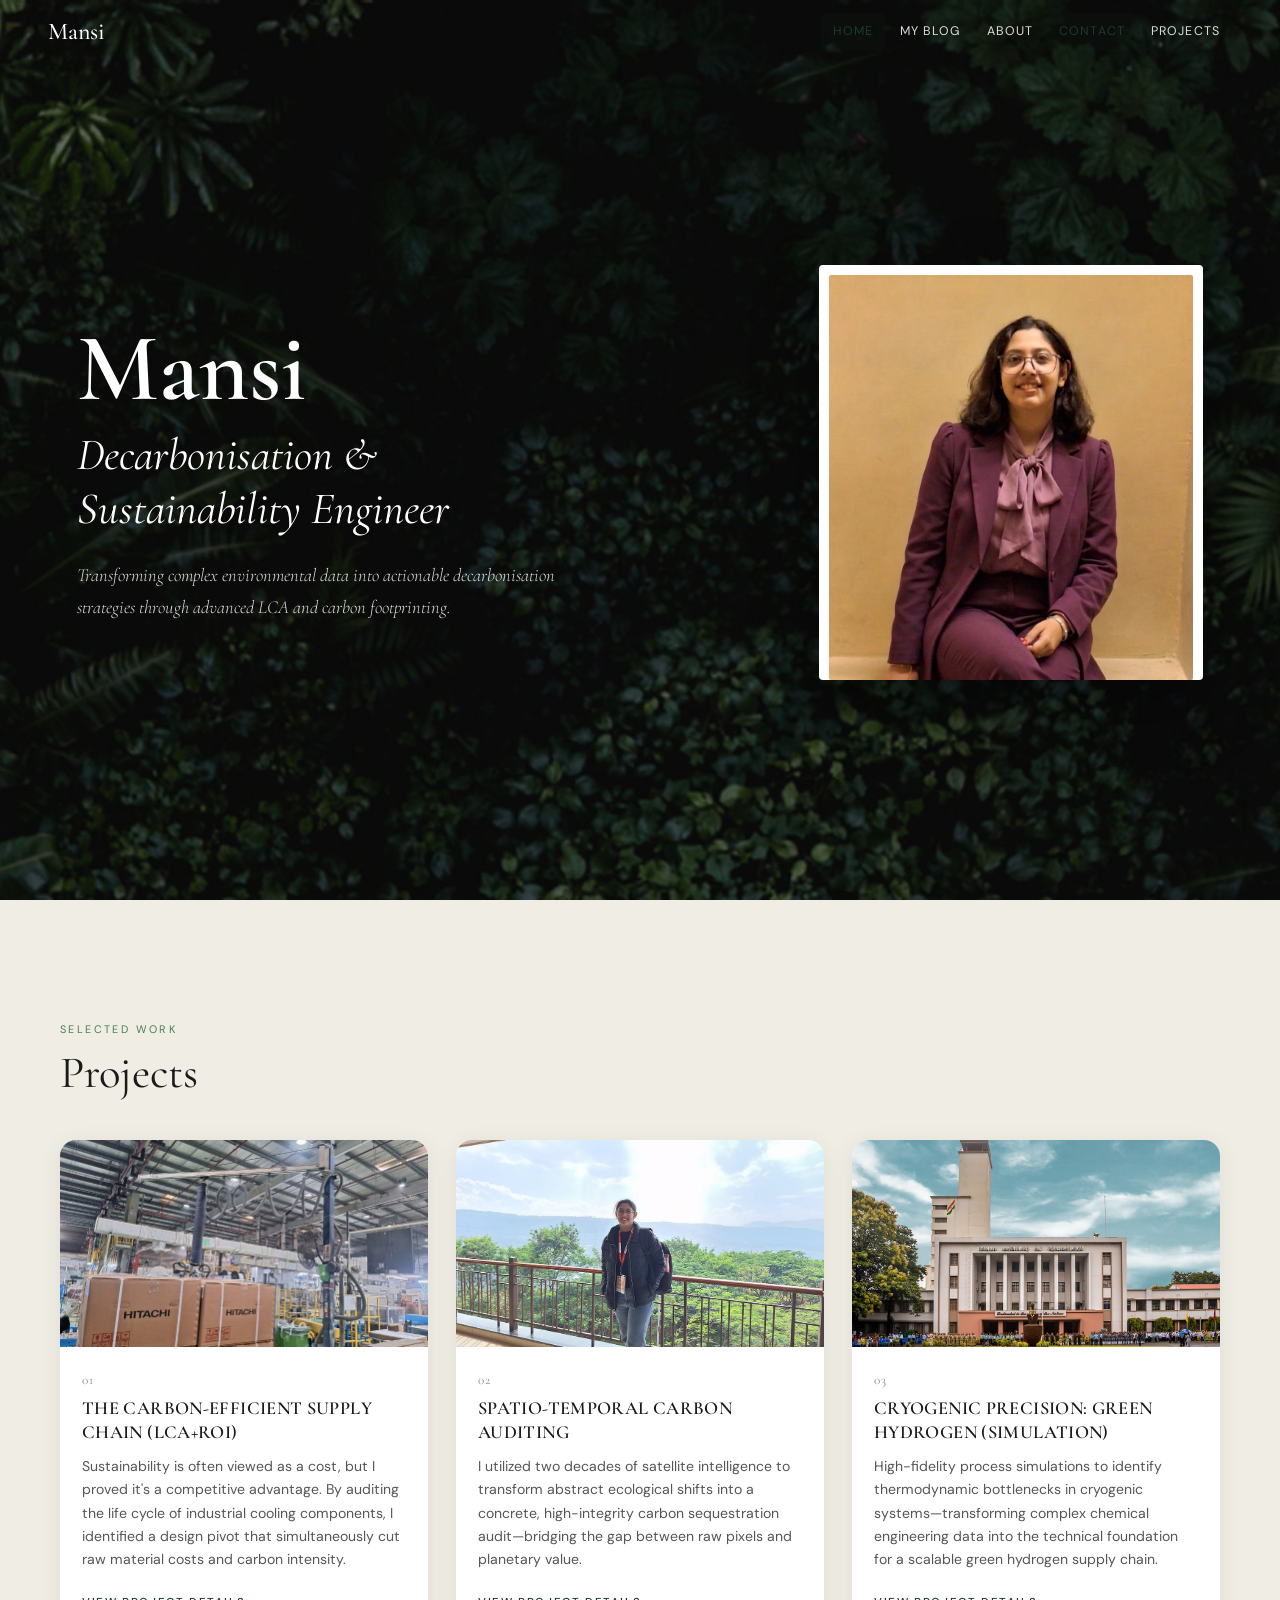
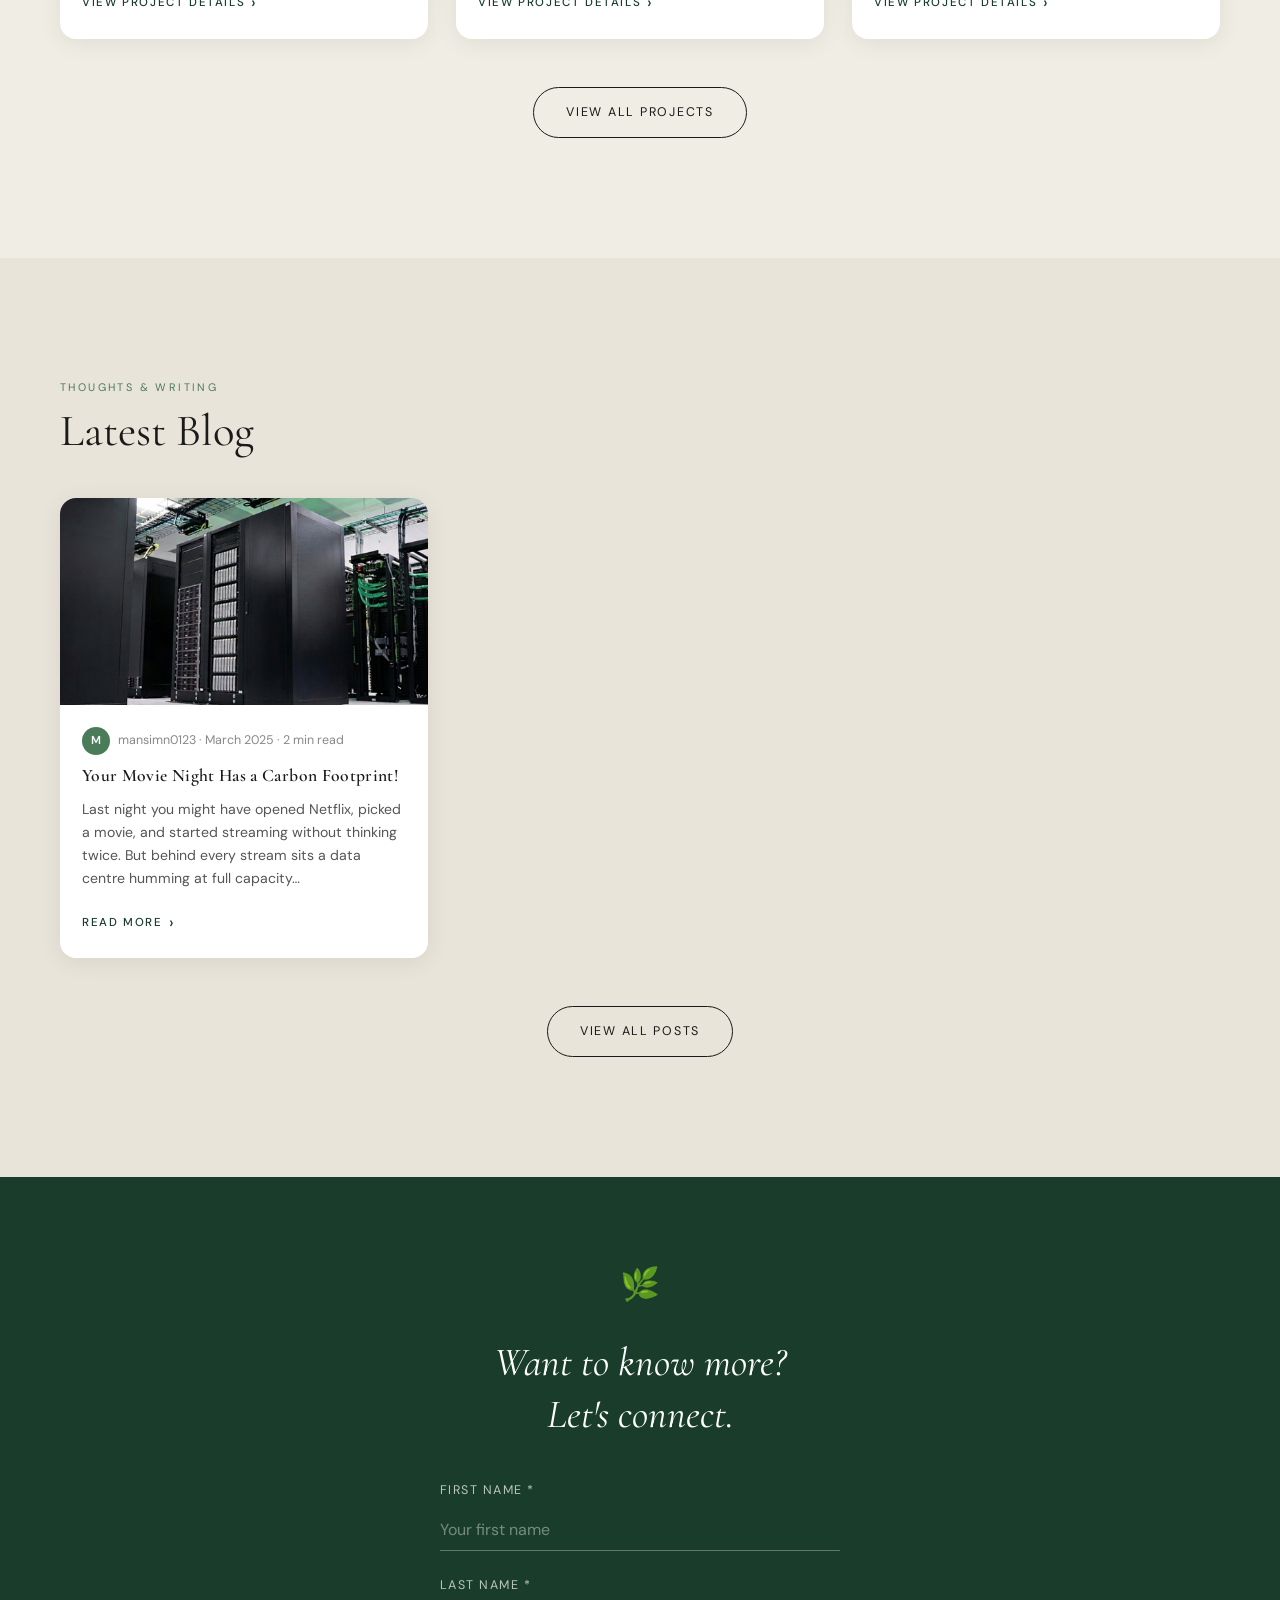
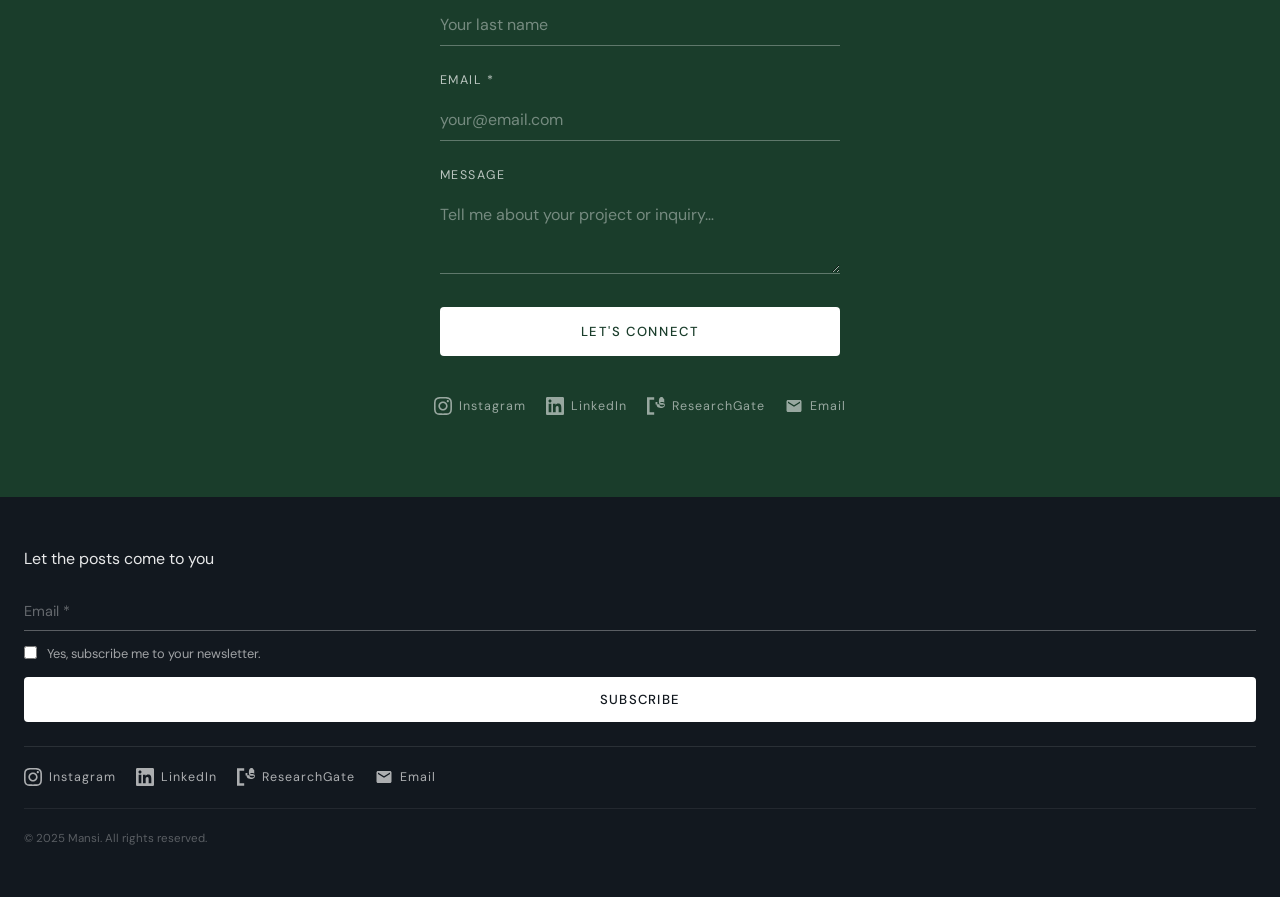
<file: index.html>
<!DOCTYPE html>
<html lang="en">
<head>
  <meta charset="UTF-8" />
  <meta name="viewport" content="width=device-width, initial-scale=1.0" />
  <title>Mansi — Decarbonisation & Sustainability Engineer</title>
  <link rel="stylesheet" href="css/style.css" />
  <style>
    .menu-dropdown { display: none !important; }
    .menu-dropdown.open { display: flex !important; flex-direction: column; }
    @media (min-width: 768px) { .nav-links { display: flex !important; } .hamburger { display: none !important; } }
  </style>
</head>
<body>

<div class="page-transition"></div>

<!-- ═══════════════════════════════ NAV ═══════════════════════════════
     ✏️  Change "Mansi" below to update the logo text.
════════════════════════════════════════════════════════════════════ -->
<nav>
  <div class="nav-logo"><a href="index.html">Mansi</a></div>
  <ul class="nav-links">
    <li><a href="index.html">Home</a></li>
    <li><a href="blog.html">My Blog</a></li>
    <li><a href="about.html">About</a></li>
    <li><a href="index.html#contact">Contact</a></li>
    <li><a href="projects.html">Projects</a></li>
  </ul>
  <button class="hamburger" aria-label="Menu"><span></span><span></span><span></span></button>
</nav>

<!-- Mobile dropdown — toggled by hamburger, hidden on desktop -->
<div class="menu-dropdown" id="mobile-menu">
  <a href="index.html">Home</a>
  <a href="blog.html">My Blog</a>
  <a href="about.html">About</a>
  <a href="index.html#contact">Contact</a>
  <a href="projects.html">Projects</a>
  <div class="menu-social-links"></div>
</div>

<!-- ═══════════════════════════════ HERO ═══════════════════════════════
     🖼️  BACKGROUND: Add a green/nature photo named hero-bg.jpg to images/
     🖼️  PORTRAIT:   Your photo is images/Coverpage1.jpeg
     ✏️  Edit name, title and tagline below.
════════════════════════════════════════════════════════════════════ -->
<section class="hero">
  <!-- Full-bleed background image -->
  <div class="hero-bg" style="background-image: url('images/Lush Green Foliage.jpg')"></div>
  <div class="hero-overlay"></div>

  <!-- Left: text -->
  <div class="hero-text">
    <h1 class="hero-name">Mansi</h1>
    <p class="hero-title">Decarbonisation &amp;<br>Sustainability Engineer</p>
    <p class="hero-tagline">Transforming complex environmental data into actionable decarbonisation strategies through advanced LCA and carbon footprinting.</p>
  </div>

  <!-- Right: portrait in card -->
  <div class="hero-portrait">
    <img src="images/Coverpage1.jpeg" alt="Mansi" />
  </div>
</section>

<!-- ═══════════════════════════════ PROJECTS PREVIEW ═══════════════════
     Shows your top 3 projects. Each card links to project-detail.html.
     ✏️  To edit: change the title, excerpt, and image placeholder emoji.
     🖼️  To add your image: replace the .img-placeholder div with:
         <img class="card-img" src="images/project-01.jpg" alt="…">
         Ideal size: 800 × 500 px (landscape).
     ➕  To add a new card: copy a whole <!-- PROJECT CARD  block.
════════════════════════════════════════════════════════════════════ -->
<section class="content-section" id="projects">
  <div class="section-label reveal">Selected Work</div>
  <h2 class="section-title reveal reveal-delay-1">Projects</h2>

  <div class="card-grid" style="margin-top:40px;">

    <!-- ── PROJECT CARD 01 ── -->
    <div class="card reveal reveal-delay-1" onclick="goTo('project-detail.html#supply-chain')">
      <div class="card-img-wrap">
        <!-- <div class="img-placeholder card-placeholder">
          <span class="ph-icon">🏭</span><span class="ph-label">Project 01 Image</span><span class="ph-size">800 × 500 px</span>
        </div> -->
        <img class="card-img" src="images\d9f0da_06bf89d3e441424a9abb2f8eb79ce995~mv2.jpeg" alt="Supply Chain">
      </div>
      <div class="card-body">
        <span class="card-number">01</span>
        <h3 class="card-title">The Carbon-Efficient Supply Chain (LCA+ROI)</h3><!-- ✏️ -->
        <p class="card-excerpt">Sustainability is often viewed as a cost, but I proved it's a competitive advantage. By auditing the life cycle of industrial cooling components, I identified a design pivot that simultaneously cut raw material costs and carbon intensity.</p><!-- ✏️ -->
        <span class="card-link">View Project Details</span>
      </div>
    </div>

    <!-- ── PROJECT CARD 02 ── -->
    <div class="card reveal reveal-delay-2" onclick="goTo('project-detail.html#carbon-auditing')">
      <div class="card-img-wrap">
        <!-- <div class="img-placeholder card-placeholder">
          <span class="ph-icon">🛰️</span><span class="ph-label">Project 02 Image</span><span class="ph-size">800 × 500 px</span>
        </div> -->
        <img class="card-img" src="images\d9f0da_65df9502c1aa48ac830b02f8013fce6b~mv2.jpeg" alt="Carbon Auditing">
      </div>
      <div class="card-body">
        <span class="card-number">02</span>
        <h3 class="card-title">Spatio-Temporal Carbon Auditing</h3><!-- ✏️ -->
        <p class="card-excerpt">I utilized two decades of satellite intelligence to transform abstract ecological shifts into a concrete, high-integrity carbon sequestration audit—bridging the gap between raw pixels and planetary value.</p><!-- ✏️ -->
        <span class="card-link">View Project Details</span>
      </div>
    </div>

    <!-- ── PROJECT CARD 03 ── -->
    <div class="card reveal reveal-delay-3" onclick="goTo('project-detail.html#green-hydrogen')">
      <div class="card-img-wrap">
        <!-- <div class="img-placeholder card-placeholder">
          <span class="ph-icon">⚗️</span><span class="ph-label">Project 03 Image</span><span class="ph-size">800 × 500 px</span>
        </div> -->
        <img class="card-img" src="images\nsplsh_799eea745c4e4d3b8c4ea58b479dd6af~mv2.jpg" alt="Green Hydrogen">
      </div>
      <div class="card-body">
        <span class="card-number">03</span>
        <h3 class="card-title">Cryogenic Precision: Green Hydrogen (Simulation)</h3><!-- ✏️ -->
        <p class="card-excerpt">High-fidelity process simulations to identify thermodynamic bottlenecks in cryogenic systems—transforming complex chemical engineering data into the technical foundation for a scalable green hydrogen supply chain.</p><!-- ✏️ -->
        <span class="card-link">View Project Details</span>
      </div>
    </div>

  </div>
  <div class="view-more-wrap reveal"><a href="projects.html" class="btn-outline">View all projects</a></div>
</section>

<!-- ═══════════════════════════════ BLOG PREVIEW ═══════════════════════
     ✏️  Same pattern as projects above — edit title, excerpt, date.
     🖼️  Replace placeholder with <img class="card-img" src="images/blog-01.jpg">
     ➕  Duplicate a card block to show more posts.
════════════════════════════════════════════════════════════════════ -->
<section class="content-section" style="background:var(--cream-dark);" id="blog">
  <div class="section-label reveal">Thoughts &amp; Writing</div>
  <h2 class="section-title reveal reveal-delay-1">Latest Blog</h2>

  <div class="card-grid" style="margin-top:40px;">

    <!-- ── BLOG CARD 01 ── -->
    <div class="card reveal reveal-delay-1" onclick="goTo('blog-post.html#movie-night')">
      <div class="card-img-wrap">
        <!-- <div class="img-placeholder card-placeholder">
          <span class="ph-icon">💡</span><span class="ph-label">Blog Post Image</span><span class="ph-size">800 × 500 px</span>
        </div> -->
        <img class="card-img" src="images/d9f0da_23cda2c2a0f148c687799222821918ee~mv2.webp" alt="Movie Night Carbon">
      </div>
      <div class="card-body">
        <div class="blog-meta">
          <div class="blog-avatar">M</div>
          <span>mansimn0123 · March 2025 · 2 min read</span><!-- ✏️ date + read time -->
        </div>
        <h3 class="card-title" style="text-transform:none;font-size:1.1rem;">Your Movie Night Has a Carbon Footprint!</h3><!-- ✏️ -->
        <p class="card-excerpt">Last night you might have opened Netflix, picked a movie, and started streaming without thinking twice. But behind every stream sits a data centre humming at full capacity…</p><!-- ✏️ -->
        <span class="card-link">Read More</span>
      </div>
    </div>

    <!-- ── BLOG CARD 02 — duplicate to add more ── -->
    <!--
    <div class="card reveal reveal-delay-2" onclick="goTo('blog-post.html#your-post-id')">
      <div class="card-img-wrap">
        <div class="img-placeholder card-placeholder">
          <span class="ph-icon">✏️</span><span class="ph-label">Blog Post Image</span><span class="ph-size">800 × 500 px</span>
        </div>
      </div>
      <div class="card-body">
        <div class="blog-meta"><div class="blog-avatar">M</div><span>mansimn0123 · April 2025 · 3 min read</span></div>
        <h3 class="card-title" style="text-transform:none;font-size:1.1rem;">Your Next Blog Title</h3>
        <p class="card-excerpt">Your excerpt here…</p>
        <span class="card-link">Read More</span>
      </div>
    </div>
    -->

  </div>
  <div class="view-more-wrap reveal"><a href="blog.html" class="btn-outline">View all posts</a></div>
</section>

<!-- ═══════════════════════════════ CONTACT ════════════════════════════
     ✏️  Edit the heading text and form labels freely.
     📧  To receive real emails FREE:
         1. Sign up at formspree.io
         2. Create a form → copy the endpoint URL
         3. Replace the form tag with:
            <form action="https://formspree.io/f/YOUR_ID" method="POST">
            (and remove the onsubmit attribute)
════════════════════════════════════════════════════════════════════ -->
<section class="contact-section" id="contact">
  <div class="contact-icon">🌿</div>
  <p class="contact-heading">Want to know more?<br>Let's connect.</p><!-- ✏️ -->

  <form class="contact-form" onsubmit="handleContact(event)">
    <div class="form-group"><label>First name *</label><input type="text" name="firstname" placeholder="Your first name" required /></div>
    <div class="form-group"><label>Last name *</label><input type="text" name="lastname" placeholder="Your last name" required /></div>
    <div class="form-group"><label>Email *</label><input type="email" name="email" placeholder="your@email.com" required /></div>
    <div class="form-group"><label>Message</label><textarea name="message" placeholder="Tell me about your project or inquiry…"></textarea></div>
    <button type="submit" class="btn-submit">Let's Connect</button>
  </form>

  <div class="social-row" style="justify-content:center;margin-top:40px;opacity:0.85;"></div>
</section>

<!-- ═══════════════════════════════ FOOTER ═════════════════════════════ -->
<footer>
  <p class="newsletter-title">Let the posts come to you</p>
  <form class="newsletter-form" onsubmit="handleSubscribe(event)">
    <input class="newsletter-input" type="email" placeholder="Email *" required />
    <label class="newsletter-check"><input type="checkbox" required /> Yes, subscribe me to your newsletter.</label>
    <button type="submit" class="btn-subscribe">Subscribe</button>
  </form>
  <!-- <nav class="footer-nav">
    <a href="index.html">Home</a>
    <a href="blog.html">My Blog</a>
    <a href="about.html">About</a>
    <a href="index.html#contact">Contact</a>
    <a href="projects.html">Projects</a>
  </nav> -->
  <div class="social-row" style="margin-top:24px;padding-top:20px;border-top:1px solid rgba(255,255,255,0.1);"></div>
  <div class="footer-bottom" style="margin-top:20px;">© 2025 Mansi. All rights reserved.</div><!-- ✏️ -->
</footer>

<script src="js/social.js"></script>
<script src="js/main.js"></script>
<script>
  function goTo(url) { window.location.href = url; }
  function handleContact(e) {
    e.preventDefault();
    alert('Thanks! (Connect Formspree to receive real emails — see README.md)');
    e.target.reset();
  }
  function handleSubscribe(e) {
    e.preventDefault();
    alert('Subscribed! (Connect Mailchimp/ConvertKit for real subscriptions — see README.md)');
    e.target.reset();
  }
  document.querySelectorAll('.reveal').forEach(el => {
    new IntersectionObserver(entries => entries.forEach(e => { if(e.isIntersecting) e.target.classList.add('visible'); }), {threshold:0.1}).observe(el);
  });
</script>
</body>
</html>
</file>
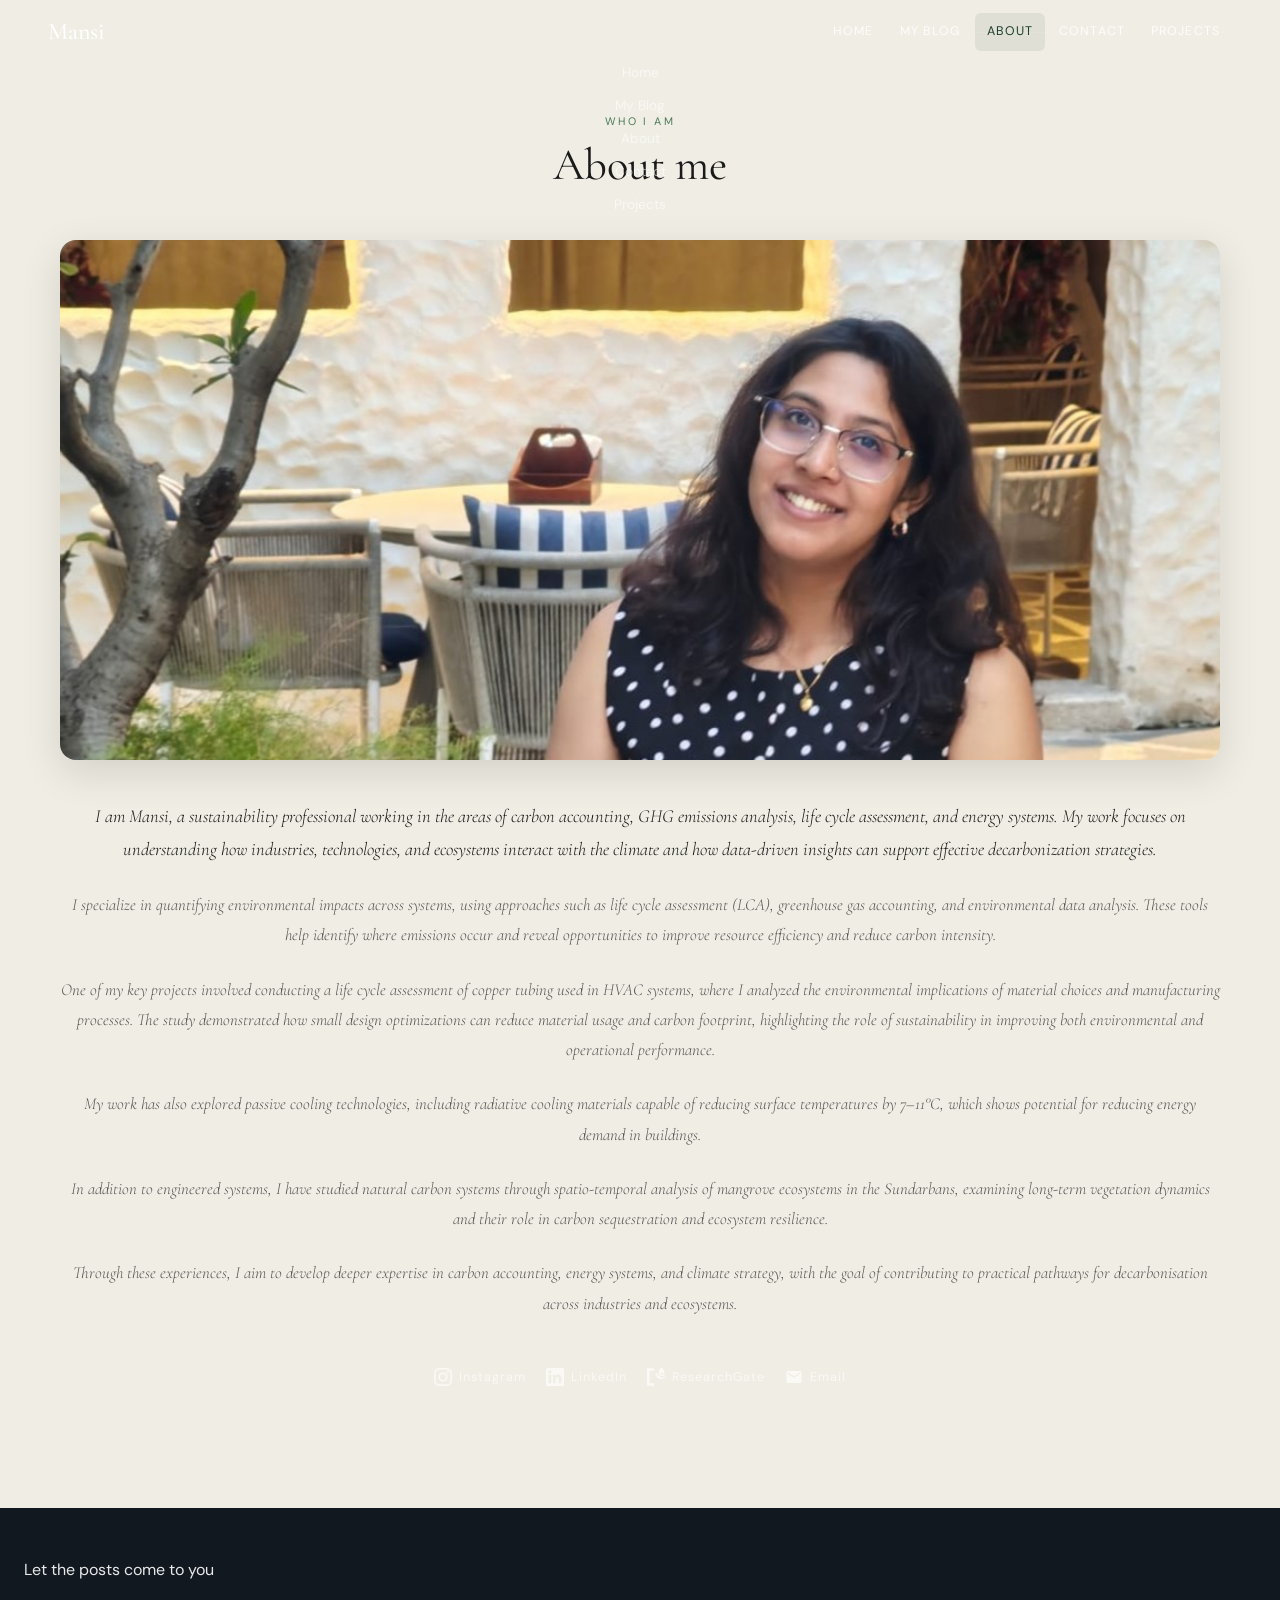
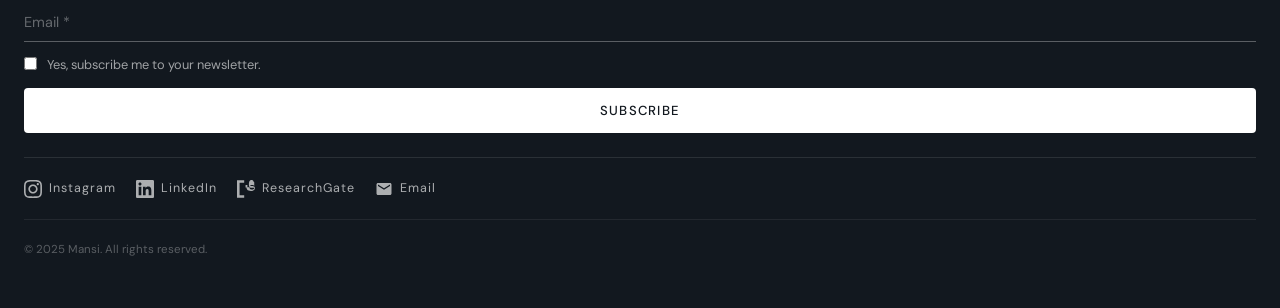
<file: about.html>
<!DOCTYPE html>
<html lang="en">
<head>
  <meta charset="UTF-8" />
  <meta name="viewport" content="width=device-width, initial-scale=1.0" />
  <title>About — Mansi</title>
  <link rel="stylesheet" href="css/style.css" />
</head>
<body>

<div class="page-transition"></div>

<nav>
  <div class="nav-logo"><a href="index.html">Mansi</a></div>
  <ul class="nav-links">
    <li><a href="index.html">Home</a></li>
    <li><a href="blog.html">My Blog</a></li>
    <li><a href="about.html">About</a></li>
    <li><a href="index.html#contact">Contact</a></li>
    <li><a href="projects.html">Projects</a></li>
  </ul>
  <button class="hamburger" aria-label="Menu"><span></span><span></span><span></span></button>
</nav>
<div class="menu-dropdown">
  <a href="index.html">Home</a>
  <a href="blog.html">My Blog</a>
  <a href="about.html">About</a>
  <a href="index.html#contact">Contact</a>
  <a href="projects.html">Projects</a>
  <div class="menu-social-links"></div>
</div>

<main>
  <section class="content-section about-hero">

    <div class="text-center" style="margin-bottom:48px;">
      <div class="section-label reveal">Who I am</div>
      <h1 class="section-title reveal reveal-delay-1">About me</h1><!-- ✏️ -->
    </div>

    <!-- ═══ YOUR PHOTO ═══════════════════════════════════════════
         🖼️  Put your photo in images/about-photo.jpg (or any name).
             Delete the placeholder div and uncomment the <img> line.
             Ideal size: 800 × 600 px or taller portrait.
    ═══════════════════════════════════════════════════════════ -->
    <div class="about-photo-wrap reveal">
      <!-- <div class="img-placeholder about-placeholder">
        <span class="ph-icon">📷</span>
        <span class="ph-label">Your About Photo Here</span>
        <span class="ph-size">Place file in images/ — recommended 800 × 600 px</span>
      </div> -->
      <!-- Uncomment once you have your photo: -->
      <img src="images\About.jpeg" alt="Mansi" />
    </div>

    <!-- ═══ BIO TEXT ══════════════════════════════════════════════
         ✏️  Edit each paragraph directly. Add or remove <p> tags freely.
    ═══════════════════════════════════════════════════════════ -->
    <div class="about-text">

      <p class="reveal">
        I am Mansi, a sustainability professional working in the areas of carbon accounting, GHG emissions analysis, life cycle assessment, and energy systems. My work focuses on understanding how industries, technologies, and ecosystems interact with the climate and how data-driven insights can support effective decarbonization strategies.
      </p>

      <p class="reveal">
        I specialize in quantifying environmental impacts across systems, using approaches such as life cycle assessment (LCA), greenhouse gas accounting, and environmental data analysis. These tools help identify where emissions occur and reveal opportunities to improve resource efficiency and reduce carbon intensity.
      </p>

      <p class="reveal">
        One of my key projects involved conducting a life cycle assessment of copper tubing used in HVAC systems, where I analyzed the environmental implications of material choices and manufacturing processes. The study demonstrated how small design optimizations can reduce material usage and carbon footprint, highlighting the role of sustainability in improving both environmental and operational performance.
      </p>

      <p class="reveal">
        My work has also explored passive cooling technologies, including radiative cooling materials capable of reducing surface temperatures by 7–11°C, which shows potential for reducing energy demand in buildings.
      </p>

      <p class="reveal">
        In addition to engineered systems, I have studied natural carbon systems through spatio-temporal analysis of mangrove ecosystems in the Sundarbans, examining long-term vegetation dynamics and their role in carbon sequestration and ecosystem resilience.
      </p>

      <p class="reveal">
        Through these experiences, I aim to develop deeper expertise in carbon accounting, energy systems, and climate strategy, with the goal of contributing to practical pathways for decarbonisation across industries and ecosystems.
      </p>

      <!-- ➕ Add more paragraphs by copying: <p class="reveal">Your text.</p> -->

    </div>

    <!-- Social links on About page -->
    <div class="social-row reveal" style="justify-content:center; margin-top:48px;"></div>

  </section>
</main>

<footer>
  <p class="newsletter-title">Let the posts come to you</p>
  <form class="newsletter-form" onsubmit="event.preventDefault(); alert('Subscribed!')">
    <input class="newsletter-input" type="email" placeholder="Email *" required />
    <label class="newsletter-check"><input type="checkbox" required /> Yes, subscribe me to your newsletter.</label>
    <button type="submit" class="btn-subscribe">Subscribe</button>
  </form>
  <nav class="footer-nav">
    <a href="index.html">Home</a><a href="blog.html">My Blog</a><a href="about.html">About</a>
    <a href="index.html#contact">Contact</a><a href="projects.html">Projects</a>
  </nav>
  <div class="social-row" style="margin-top:24px;padding-top:20px;border-top:1px solid rgba(255,255,255,0.1);"></div>
  <div class="footer-bottom" style="margin-top:20px;">© 2025 Mansi. All rights reserved.</div>
</footer>

<script src="js/social.js"></script>
<script src="js/main.js"></script>
<script>
  document.querySelectorAll('.reveal').forEach(el => {
    new IntersectionObserver(entries => entries.forEach(e => { if(e.isIntersecting) e.target.classList.add('visible'); }), {threshold:0.1}).observe(el);
  });
</script>
</body>
</html>
</file>
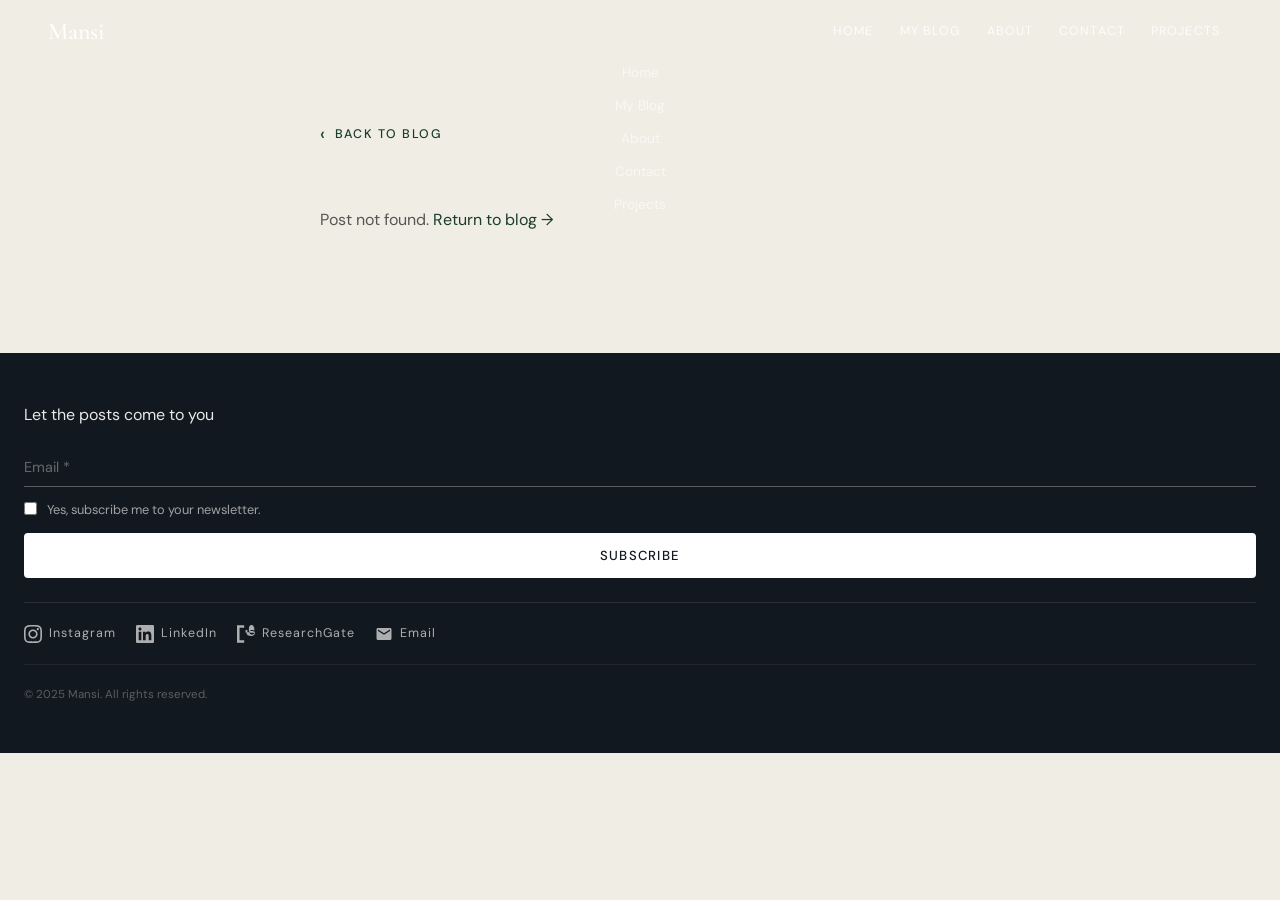
<file: blog-post.html>
<!DOCTYPE html>
<html lang="en">
<head>
  <meta charset="UTF-8" />
  <meta name="viewport" content="width=device-width, initial-scale=1.0" />
  <title>Blog Post — Mansi</title>
  <link rel="stylesheet" href="css/style.css" />
  <style>
    .post-section { display: none; }
    .post-section.active { display: block; }
    .post-hero-img { width:100%; height:280px; object-fit:cover; border-radius:16px; margin-bottom:32px; box-shadow:0 12px 40px rgba(0,0,0,0.12); }
    .post-hero-ph { width:100%; height:280px; border-radius:16px; margin-bottom:32px; }
    .post-title { font-family:var(--font-display); font-size:clamp(1.8rem,5vw,2.6rem); font-weight:500; line-height:1.2; margin-bottom:20px; }
    .post-meta { display:flex; align-items:center; gap:10px; font-size:.85rem; color:var(--text-light); margin-bottom:40px; padding-bottom:24px; border-bottom:1px solid var(--border); }
    .post-avatar { width:36px; height:36px; border-radius:50%; background:var(--accent); color:white; display:flex; align-items:center; justify-content:center; font-weight:600; }
    .post-content p { color:var(--text-muted); line-height:1.8; margin-bottom:24px; font-size:1.05rem; }
    .post-content h2 { font-family:var(--font-display); font-size:1.4rem; margin:36px 0 12px; }
    .post-content blockquote { border-left:3px solid var(--accent); padding-left:20px; margin:28px 0; font-family:var(--font-display); font-style:italic; font-size:1.1rem; color:var(--text-main); }
  </style>
</head>
<body>

<div class="page-transition"></div>

<nav>
  <div class="nav-logo"><a href="index.html">Mansi</a></div>
  <ul class="nav-links">
    <li><a href="index.html">Home</a></li>
    <li><a href="blog.html">My Blog</a></li>
    <li><a href="about.html">About</a></li>
    <li><a href="index.html#contact">Contact</a></li>
    <li><a href="projects.html">Projects</a></li>
  </ul>
  <button class="hamburger" aria-label="Menu"><span></span><span></span><span></span></button>
</nav>
<div class="menu-dropdown">
  <a href="index.html">Home</a>
  <a href="blog.html">My Blog</a>
  <a href="about.html">About</a>
  <a href="index.html#contact">Contact</a>
  <a href="projects.html">Projects</a>
  <div class="menu-social-links"></div>
</div>

<main>
  <section class="content-section pt-nav" style="max-width:760px; margin:0 auto;">

    <!-- ══════════════════════════════════════════════════════════════
         HOW TO EDIT BLOG POSTS
         ✏️  Each post is inside a <div class="post-section" id="…">.
             Edit the title, date, and <p> paragraphs directly.
         🖼️  For the hero image: delete the .img-placeholder div
             and uncomment the <img class="post-hero-img" …> line.
         ➕  To add a new post:
             1. Copy any post-section block below
             2. Give it a new unique id="" (e.g. id="my-new-post")
             3. Add a matching card in blog.html linking to
                blog-post.html#my-new-post
         📝  Use <p>, <h2>, <blockquote> tags inside .post-content.
    ═══════════════════════════════════════════════════════════════ -->

    <!-- ── POST 01: MOVIE NIGHT ── -->
    <div class="post-section" id="movie-night">
      <a href="blog.html" class="back-btn reveal">Back to Blog</a>

      <!-- 🖼️ Hero image — replace placeholder once you have image -->
      <!-- <div class="img-placeholder post-hero-ph reveal">
        <span class="ph-icon">💡</span><span class="ph-label">Blog Cover Image</span><span class="ph-size">800 × 500 px recommended</span>
      </div> -->
      <img class="post-hero-img reveal" src="images/d9f0da_23cda2c2a0f148c687799222821918ee~mv2.webp" alt="Movie Night">

      <div class="post-meta reveal">
        <div class="post-avatar">M</div>
        <div>
          <div><strong>mansimn0123</strong></div>
          <div>March 2025 · 2 min read</div><!-- ✏️ date + read time -->
        </div>
      </div>

      <!-- ✏️ Post title -->
      <h1 class="post-title reveal">Your Movie Night Has a Carbon Footprint!</h1>

      <!-- ✏️ Post body — write in <p> tags, add <h2> for subheadings, <blockquote> for pull quotes -->
      <div class="post-content reveal">
        <p>Last night you might have opened Netflix, picked a movie, and started streaming without thinking twice. It feels simple, right? But behind every stream sits a data centre humming at full capacity, drawing enormous amounts of electricity, most of it still fossil-fuel powered.</p>

        <p>Streaming one hour of HD video generates roughly 36 grams of CO₂ equivalent — similar to boiling a kettle three times. Multiply that by the 700 million hours streamed globally every day, and we're looking at a substantial and growing source of emissions.</p>

        <blockquote>The most sustainable action is the one you take without thinking about it.</blockquote>

        <p>The good news? The streaming industry is rapidly shifting to renewable energy. Companies like Google and Microsoft have made ambitious pledges. But infrastructure takes time, and in the interim, every watt matters.</p>

        <h2>What can you do?</h2>

        <p>Download content over Wi-Fi instead of streaming on mobile data — mobile networks are far less energy efficient. Choose standard definition when HD isn't necessary. And consider the embodied carbon of the devices you watch on — a new TV purchased every 5 years vs. 10 years makes a significant difference.</p>

        <p>Sustainability isn't just about the big decisions — it's in the texture of everyday life. Every stream, every search, every scroll has a physical footprint. Awareness is the first step.</p>
      </div>

      <div style="margin-top:48px;" class="reveal"><a href="blog.html" class="btn-outline">← All Posts</a></div>
    </div>

    <!-- ── POST 02 — copy this block for new posts ──
    <div class="post-section" id="your-new-post-id">
      <a href="blog.html" class="back-btn reveal">Back to Blog</a>
      <div class="img-placeholder post-hero-ph reveal">
        <span class="ph-icon">✏️</span><span class="ph-label">Blog Cover Image</span><span class="ph-size">800 × 500 px</span>
      </div>
      <div class="post-meta reveal">
        <div class="post-avatar">M</div>
        <div><div><strong>mansimn0123</strong></div><div>April 2025 · 3 min read</div></div>
      </div>
      <h1 class="post-title reveal">Your Blog Post Title Here</h1>
      <div class="post-content reveal">
        <p>Your first paragraph here.</p>
        <p>Your second paragraph here.</p>
      </div>
      <div style="margin-top:48px;" class="reveal"><a href="blog.html" class="btn-outline">← All Posts</a></div>
    </div>
    -->

    <!-- Fallback -->
    <div class="post-section" id="not-found">
      <a href="blog.html" class="back-btn">Back to Blog</a>
      <p style="color:var(--text-muted);margin-top:24px;">Post not found. <a href="blog.html" style="color:var(--forest);">Return to blog →</a></p>
    </div>

  </section>
</main>

<footer>
  <p class="newsletter-title">Let the posts come to you</p>
  <form class="newsletter-form" onsubmit="event.preventDefault(); alert('Subscribed!')">
    <input class="newsletter-input" type="email" placeholder="Email *" required />
    <label class="newsletter-check"><input type="checkbox" required /> Yes, subscribe me to your newsletter.</label>
    <button type="submit" class="btn-subscribe">Subscribe</button>
  </form>
  <nav class="footer-nav">
    <a href="index.html">Home</a><a href="blog.html">My Blog</a><a href="about.html">About</a>
    <a href="index.html#contact">Contact</a><a href="projects.html">Projects</a>
  </nav>
  <div class="social-row" style="margin-top:24px;padding-top:20px;border-top:1px solid rgba(255,255,255,0.1);"></div>
  <div class="footer-bottom" style="margin-top:20px;">© 2025 Mansi. All rights reserved.</div>
</footer>

<script src="js/social.js"></script>
<script src="js/main.js"></script>
<script>
  // Show the post matching the URL hash
  const hash = window.location.hash.replace('#', '') || 'not-found';
  const target = document.getElementById(hash);
  if (target && target.classList.contains('post-section')) {
    target.classList.add('active');
    const title = target.querySelector('h1')?.textContent;
    if (title) document.title = title + ' — Mansi';
  } else {
    document.getElementById('not-found').classList.add('active');
  }

  // Scroll reveal
  document.querySelectorAll('.reveal').forEach(el => {
    new IntersectionObserver(entries => entries.forEach(e => { if(e.isIntersecting) e.target.classList.add('visible'); }), {threshold:0.08}).observe(el);
  });
  setTimeout(() => {
    document.querySelectorAll('.reveal').forEach(el => {
      if (el.getBoundingClientRect().top < window.innerHeight) el.classList.add('visible');
    });
  }, 100);
</script>
</body>
</html>
</file>
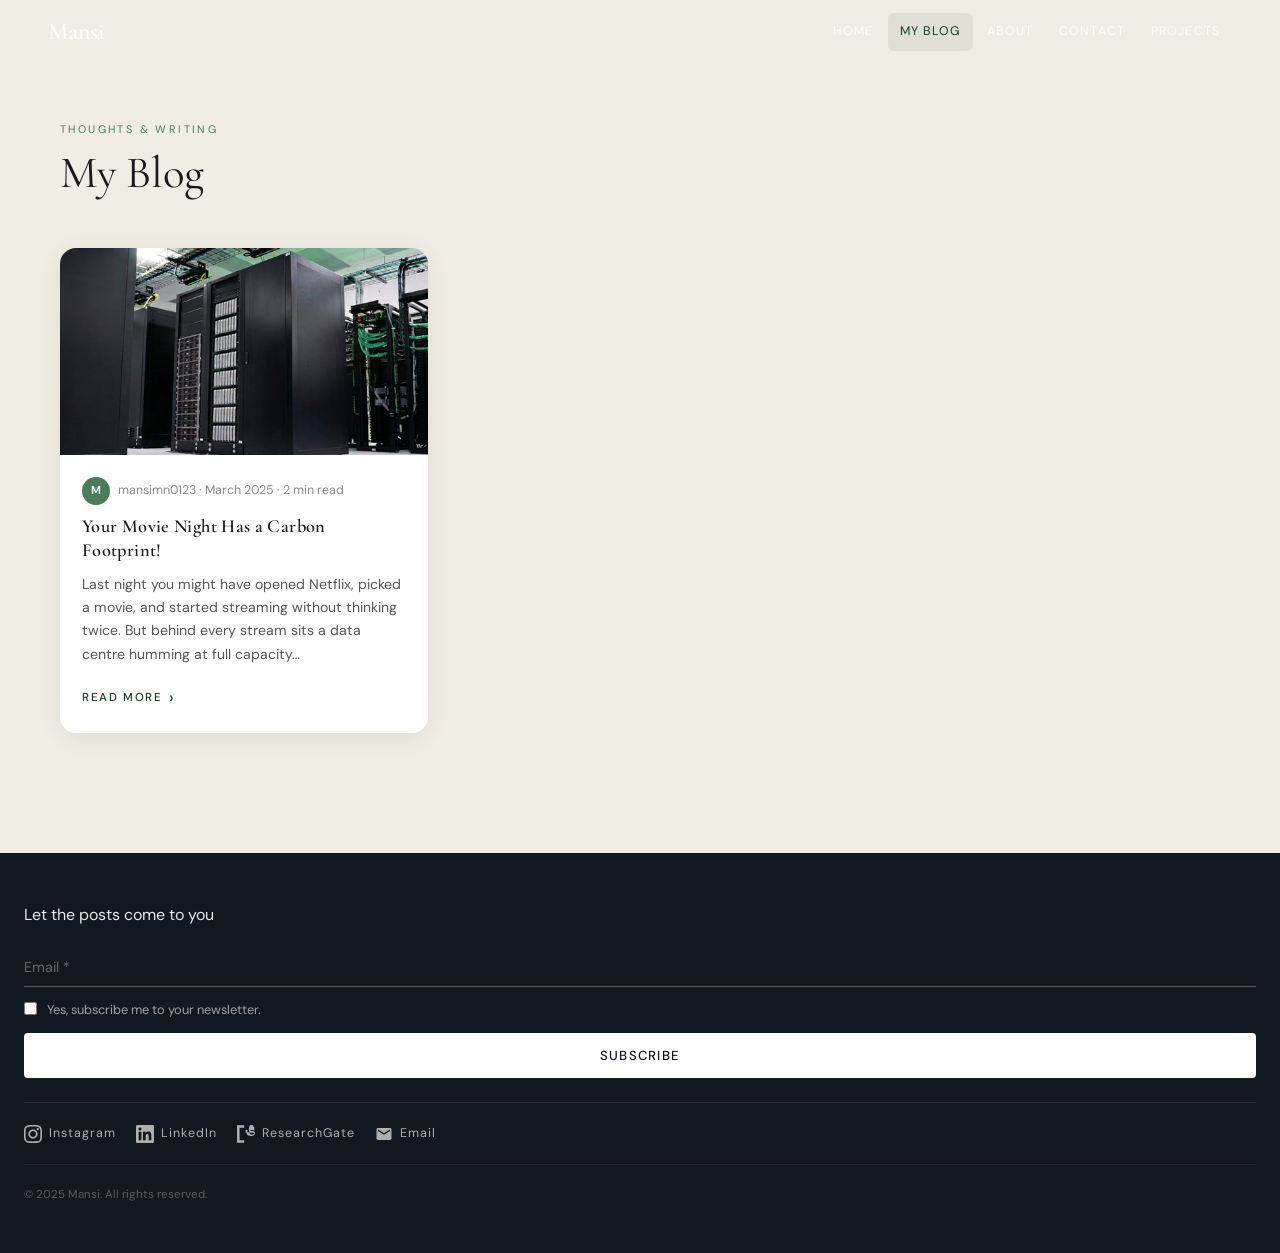
<file: blog.html>
<!DOCTYPE html>
<html lang="en">
<head>
  <meta charset="UTF-8" />
  <meta name="viewport" content="width=device-width, initial-scale=1.0" />
  <title>Blog — Mansi</title>
  <link rel="stylesheet" href="css/style.css" />
</head>
<body>

<div class="page-transition"></div>

<nav>
  <div class="nav-logo"><a href="index.html">Mansi</a></div>
  <ul class="nav-links">
    <li><a href="index.html">Home</a></li>
    <li><a href="blog.html">My Blog</a></li>
    <li><a href="about.html">About</a></li>
    <li><a href="index.html#contact">Contact</a></li>
    <li><a href="projects.html">Projects</a></li>
  </ul>
  <button class="hamburger" aria-label="Menu"><span></span><span></span><span></span></button>
</nav>

<!-- Mobile dropdown — hidden by default, toggled by hamburger -->
<!-- <div class="menu-dropdown" id="mobile-menu">
  <a href="index.html">Home</a>
  <a href="blog.html">My Blog</a>
  <a href="about.html">About</a>
  <a href="index.html#contact">Contact</a>
  <a href="projects.html">Projects</a>
  <div class="menu-social-links"></div>
</div> -->

<main>
  <section class="content-section pt-nav">
    <div class="section-label reveal">Thoughts &amp; Writing</div>
    <h1 class="section-title reveal reveal-delay-1">My Blog</h1>

    <div class="card-grid" style="margin-top:48px;">

      <!-- ── BLOG POST 01 ── -->
      <div class="card reveal reveal-delay-1" onclick="goTo('blog-post.html#movie-night')">
        <div class="card-img-wrap">
          <!-- ✏️ Replace filename below with your actual image filename -->
          <img class="card-img" src="images/d9f0da_23cda2c2a0f148c687799222821918ee~mv2.webp" alt="Movie Night Carbon">
        </div>
        <div class="card-body">
          <div class="blog-meta">
            <div class="blog-avatar">M</div>
            <span>mansimn0123 · March 2025 · 2 min read</span>
          </div>
          <h3 class="card-title" style="text-transform:none;font-size:1.15rem;">Your Movie Night Has a Carbon Footprint!</h3>
          <p class="card-excerpt">Last night you might have opened Netflix, picked a movie, and started streaming without thinking twice. But behind every stream sits a data centre humming at full capacity…</p>
          <span class="card-link">Read More</span>
        </div>
      </div>

      <!-- ── BLOG POST 02 — copy this block to add more posts ── -->
      <!--
      <div class="card reveal reveal-delay-2" onclick="goTo('blog-post.html#your-new-post-id')">
        <div class="card-img-wrap">
          <img class="card-img" src="images/your-blog-image.jpg" alt="Blog Post">
        </div>
        <div class="card-body">
          <div class="blog-meta">
            <div class="blog-avatar">M</div>
            <span>mansimn0123 · April 2025 · 3 min read</span>
          </div>
          <h3 class="card-title" style="text-transform:none;font-size:1.15rem;">Your Blog Post Title Here</h3>
          <p class="card-excerpt">Your excerpt here…</p>
          <span class="card-link">Read More</span>
        </div>
      </div>
      -->

    </div>
  </section>
</main>

<footer>
  <p class="newsletter-title">Let the posts come to you</p>
  <form class="newsletter-form" onsubmit="event.preventDefault(); alert('Subscribed!')">
    <input class="newsletter-input" type="email" placeholder="Email *" required />
    <label class="newsletter-check"><input type="checkbox" required /> Yes, subscribe me to your newsletter.</label>
    <button type="submit" class="btn-subscribe">Subscribe</button>
  </form>
  <!-- <nav class="footer-nav">
    <a href="index.html">Home</a>
    <a href="blog.html">My Blog</a>
    <a href="about.html">About</a>
    <a href="index.html#contact">Contact</a>
    <a href="projects.html">Projects</a>
  </nav> -->
  <div class="social-row" style="margin-top:24px;padding-top:20px;border-top:1px solid rgba(255,255,255,0.1);"></div>
  <div class="footer-bottom" style="margin-top:20px;">© 2025 Mansi. All rights reserved.</div>
</footer>

<script src="js/social.js"></script>
<script src="js/main.js"></script>
<script>
  function goTo(url) { window.location.href = url; }
  document.querySelectorAll('.reveal').forEach(el => {
    new IntersectionObserver(entries => entries.forEach(e => {
      if(e.isIntersecting) e.target.classList.add('visible');
    }), {threshold:0.1}).observe(el);
  });
</script>
</body>
</html>
</file>
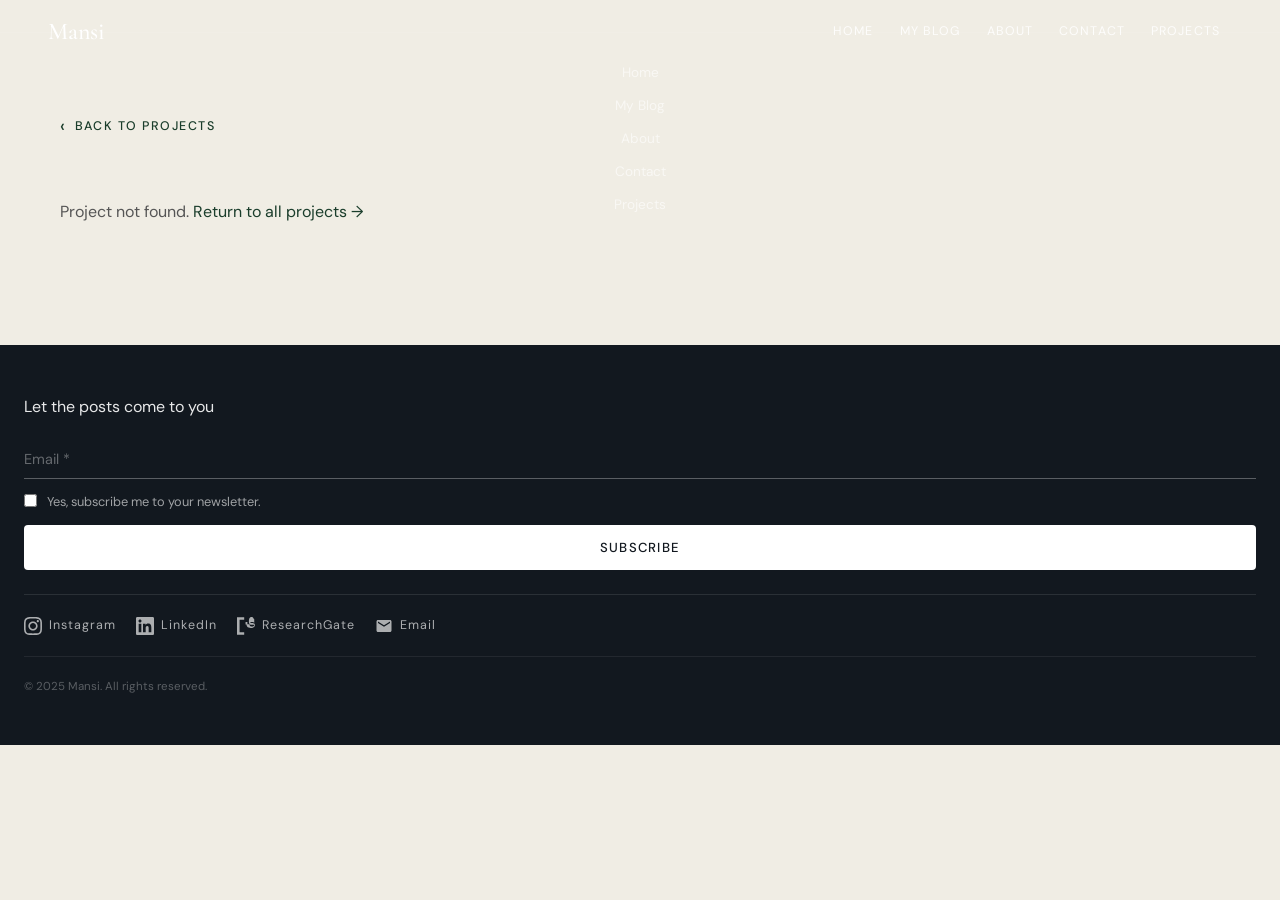
<file: project-detail.html>
<!DOCTYPE html>
<html lang="en">
<head>
  <meta charset="UTF-8" />
  <meta name="viewport" content="width=device-width, initial-scale=1.0" />
  <title>Project Detail — Mansi</title>
  <link rel="stylesheet" href="css/style.css" />
  <style>
    /* Each project is a full section; only the targeted one shows */
    .project-section { display: none; }
    .project-section.active { display: block; }
  </style>
</head>
<body>

<div class="page-transition"></div>

<nav>
  <div class="nav-logo"><a href="index.html">Mansi</a></div>
  <ul class="nav-links">
    <li><a href="index.html">Home</a></li>
    <li><a href="blog.html">My Blog</a></li>
    <li><a href="about.html">About</a></li>
    <li><a href="index.html#contact">Contact</a></li>
    <li><a href="projects.html">Projects</a></li>
  </ul>
  <button class="hamburger" aria-label="Menu"><span></span><span></span><span></span></button>
</nav>
<div class="menu-dropdown">
  <a href="index.html">Home</a>
  <a href="blog.html">My Blog</a>
  <a href="about.html">About</a>
  <a href="index.html#contact">Contact</a>
  <a href="projects.html">Projects</a>
  <div class="menu-social-links"></div>
</div>

<main>

  <!-- ══════════════════════════════════════════════════════════════════
       HOW TO EDIT PROJECT DETAIL PAGES
       ✏️  Each project is its own <section id="…"> block below.
           Edit title, tools, mission, framework, impact directly.
       🖼️  For the cover image: delete the .img-placeholder div and
           uncomment the <img> line. Ideal size: 800 × 420 px.
       ➕  To add a new project:
           1. Copy a whole <section class="project-section" id="…"> block
           2. Give it a new unique id (e.g. id="my-new-project")
           3. Add a matching card on projects.html linking to
              project-detail.html#my-new-project
  ═══════════════════════════════════════════════════════════════════ -->

  <!-- ── PROJECT 01: SUPPLY CHAIN ── -->
  <section class="project-section content-section detail-hero" id="supply-chain">
    <a href="projects.html" class="back-btn reveal">Back to Projects</a>
    <span class="detail-tag reveal">Project 01</span><!-- ✏️ -->
    <h1 class="detail-title reveal reveal-delay-1">The Carbon-Efficient Supply Chain (LCA+ROI)</h1><!-- ✏️ -->

    <div class="detail-cover reveal reveal-delay-2">
      <!-- <div class="img-placeholder detail-placeholder">
        <span class="ph-icon">🏭</span><span class="ph-label">Project Cover Image</span><span class="ph-size">800 × 420 px recommended</span>
      </div> -->
      <img src="images\d9f0da_06bf89d3e441424a9abb2f8eb79ce995~mv2.jpeg" alt="Supply Chain">
    </div>

    <div class="tech-stack reveal">
      <h3>Technical Stack &amp; Competencies</h3>
      <!-- ✏️ Edit tools, standards, domain -->
      <div class="tag-label">Tools</div>
      <div class="tag-row"><span class="tag">SimaPro</span><span class="tag">OpenLCA</span><span class="tag">Python</span><span class="tag">Excel</span></div>
      <div class="tag-label">Standards</div>
      <div class="tag-row"><span class="tag">ISO 14040</span><span class="tag">ISO 14044</span><span class="tag">GHG Protocol</span></div>
      <div class="tag-label">Domain</div>
      <div class="tag-row"><span class="tag">Industrial Manufacturing</span><span class="tag">Supply Chain</span><span class="tag">LCA</span></div>
    </div>

    <div class="detail-section reveal">
      <h2>The Strategic Mission</h2>
      <p>Sustainability is often viewed as a cost, but I proved it's a competitive advantage. By auditing the life cycle of industrial cooling components, I identified a design pivot that simultaneously cut raw material costs and carbon intensity—proving that the most 'green' path is often the most profitable.</p><!-- ✏️ -->
    </div>
    <div class="divider"></div>
    <div class="detail-section reveal">
      <h2>The Technical Framework</h2>
      <p>Conducted a full cradle-to-gate LCA on copper tubing used in industrial HVAC cooling systems. Identified material hotspots and modeled alternative alloy configurations that reduced both embodied carbon and raw material spend.</p><!-- ✏️ -->
    </div>
    <div class="divider"></div>
    <div class="detail-section reveal">
      <h2>The Impact &amp; Recognition</h2>
      <p>The redesigned specification reduced carbon intensity by 18% and material costs by 12%, demonstrating that sustainability and profitability are not trade-offs but design opportunities.</p><!-- ✏️ -->
    </div>
    <div style="margin-top:48px;" class="reveal"><a href="projects.html" class="btn-outline">← All Projects</a></div>
  </section>

  <!-- ── PROJECT 02: CARBON AUDITING ── -->
  <section class="project-section content-section detail-hero" id="carbon-auditing">
    <a href="projects.html" class="back-btn reveal">Back to Projects</a>
    <span class="detail-tag reveal">Project 02</span>
    <h1 class="detail-title reveal reveal-delay-1">Spatio-Temporal Carbon Auditing</h1>

    <div class="detail-cover reveal reveal-delay-2">
      <div class="img-placeholder detail-placeholder">
        <span class="ph-icon">🛰️</span><span class="ph-label">Project Cover Image</span><span class="ph-size">800 × 420 px recommended</span>
      </div>
      <!-- <img src="images/project-02.jpg" alt="Carbon Auditing"> -->
    </div>

    <div class="tech-stack reveal">
      <h3>Technical Stack &amp; Competencies</h3>
      <div class="tag-label">Tools</div>
      <div class="tag-row"><span class="tag">Google Earth Engine</span><span class="tag">Python</span><span class="tag">QGIS</span><span class="tag">R</span></div>
      <div class="tag-label">Standards</div>
      <div class="tag-row"><span class="tag">Verra VCS</span><span class="tag">Gold Standard</span></div>
      <div class="tag-label">Domain</div>
      <div class="tag-row"><span class="tag">Remote Sensing</span><span class="tag">Carbon Credits</span><span class="tag">Ecosystem Analysis</span></div>
    </div>

    <div class="detail-section reveal">
      <h2>The Strategic Mission</h2>
      <p>You cannot manage what you do not measure. In the world of Carbon Credits, verification is the only currency that matters. I utilized two decades of satellite intelligence to transform abstract ecological shifts into a concrete, high-integrity carbon sequestration audit—bridging the gap between raw pixels and planetary value.</p>
    </div>
    <div class="divider"></div>
    <div class="detail-section reveal">
      <h2>The Technical Framework</h2>
      <p>Applied time-series NDVI analysis and mangrove canopy classification across 20 years of Landsat imagery to quantify biomass change and carbon stock evolution. Validated against ground-truth ecological data from the Sundarbans.</p>
    </div>
    <div class="divider"></div>
    <div class="detail-section reveal">
      <h2>The Impact &amp; Recognition</h2>
      <p>Produced a reproducible carbon audit methodology now being considered for integration into regional carbon credit verification frameworks.</p>
    </div>
    <div style="margin-top:48px;" class="reveal"><a href="projects.html" class="btn-outline">← All Projects</a></div>
  </section>

  <!-- ── PROJECT 03: GREEN HYDROGEN ── -->
  <section class="project-section content-section detail-hero" id="green-hydrogen">
    <a href="projects.html" class="back-btn reveal">Back to Projects</a>
    <span class="detail-tag reveal">Project 03</span>
    <h1 class="detail-title reveal reveal-delay-1">Cryogenic Precision: Green Hydrogen (Simulation)</h1>

    <div class="detail-cover reveal reveal-delay-2">
      <div class="img-placeholder detail-placeholder">
        <span class="ph-icon">⚗️</span><span class="ph-label">Project Cover Image</span><span class="ph-size">800 × 420 px recommended</span>
      </div>
      <!-- <img src="images/project-03.jpg" alt="Green Hydrogen"> -->
    </div>

    <div class="tech-stack reveal">
      <h3>Technical Stack &amp; Competencies</h3>
      <div class="tag-label">Tools</div>
      <div class="tag-row"><span class="tag">Aspen HYSYS</span><span class="tag">Python</span><span class="tag">MATLAB</span></div>
      <div class="tag-label">Standards</div>
      <div class="tag-row"><span class="tag">IEA Hydrogen Roadmap</span><span class="tag">EU Green Hydrogen Standards</span></div>
      <div class="tag-label">Domain</div>
      <div class="tag-row"><span class="tag">Process Engineering</span><span class="tag">Green Hydrogen</span><span class="tag">Energy Systems</span></div>
    </div>

    <div class="detail-section reveal">
      <h2>The Strategic Mission</h2>
      <p>In the race to a net-zero future, energy efficiency is the primary driver of commercial viability. I utilize high-fidelity process simulations to identify thermodynamic bottlenecks in cryogenic systems—transforming complex chemical engineering data into the technical foundation for a profitable and scalable green hydrogen supply chain.</p>
    </div>
    <div class="divider"></div>
    <div class="detail-section reveal">
      <h2>The Technical Framework</h2>
      <p>Built high-fidelity process models in Aspen HYSYS to simulate cryogenic hydrogen liquefaction pathways. Conducted parametric sensitivity analysis to identify efficiency improvement opportunities across compression, heat exchange, and storage stages.</p>
    </div>
    <div class="divider"></div>
    <div class="detail-section reveal">
      <h2>The Impact &amp; Recognition</h2>
      <p>Identified a 14% efficiency improvement opportunity in the compression stage, providing a clear pathway for cost reduction in green hydrogen production at commercial scale.</p>
    </div>
    <div style="margin-top:48px;" class="reveal"><a href="projects.html" class="btn-outline">← All Projects</a></div>
  </section>

  <!-- ── PROJECT 04: RADIATIVE COOLING ── -->
  <section class="project-section content-section detail-hero" id="radiative-cooling">
    <a href="projects.html" class="back-btn reveal">Back to Projects</a>
    <span class="detail-tag reveal">Project 04</span>
    <h1 class="detail-title reveal reveal-delay-1">Passive Radiative Cooling: Thermal Infrastructure</h1>

    <div class="detail-cover reveal reveal-delay-2">
      <div class="img-placeholder detail-placeholder">
        <span class="ph-icon">🌡️</span><span class="ph-label">Project Cover Image</span><span class="ph-size">800 × 420 px recommended</span>
      </div>
      <!-- <img src="images/project-04.jpg" alt="Radiative Cooling"> -->
    </div>

    <div class="tech-stack reveal">
      <h3>Technical Stack &amp; Competencies</h3>
      <div class="tag-label">Tools</div>
      <div class="tag-row"><span class="tag">Python</span><span class="tag">Statistical Modeling</span><span class="tag">Experimental Instrumentation</span></div>
      <div class="tag-label">Standards</div>
      <div class="tag-row"><span class="tag">ASHRAE</span><span class="tag">Energy Performance Standards</span></div>
      <div class="tag-label">Domain</div>
      <div class="tag-row"><span class="tag">Materials Science</span><span class="tag">Building Energy</span><span class="tag">Climate Adaptation</span></div>
    </div>

    <div class="detail-section reveal">
      <h2>The Strategic Mission</h2>
      <p>True sustainability requires rethinking the laws of cooling. I spearheaded the experimental investigation and technical validation of a passive radiative cooling system—transforming a zero-electricity cooling concept into a patented intellectual asset backed by an MIT Solve [ED] exploratory grant.</p>
    </div>
    <div class="divider"></div>
    <div class="detail-section reveal">
      <h2>The Technical Framework</h2>
      <p>Designed and executed controlled outdoor experiments to measure sub-ambient cooling performance of spectrally-selective radiative cooling materials. Built statistical models to predict performance under varying climate conditions across seasons.</p>
    </div>
    <div class="divider"></div>
    <div class="detail-section reveal">
      <h2>The Impact &amp; Recognition</h2>
      <p>Demonstrated 7–11°C surface temperature reduction without electricity. Work is supported by an MIT Solve exploratory grant and is currently in the patent pipeline.</p>
    </div>
    <div style="margin-top:48px;" class="reveal"><a href="projects.html" class="btn-outline">← All Projects</a></div>
  </section>

  <!-- ── PROJECT 05: HEAT MODELING ── -->
  <section class="project-section content-section detail-hero" id="heat-modeling">
    <a href="projects.html" class="back-btn reveal">Back to Projects</a>
    <span class="detail-tag reveal">Project 05</span>
    <h1 class="detail-title reveal reveal-delay-1">Climate Risk Intelligence: Predictive Heat Modeling</h1>

    <div class="detail-cover reveal reveal-delay-2">
      <div class="img-placeholder detail-placeholder">
        <span class="ph-icon">🌍</span><span class="ph-label">Project Cover Image</span><span class="ph-size">800 × 420 px recommended</span>
      </div>
      <!-- <img src="images/project-05.jpg" alt="Heat Modeling"> -->
    </div>

    <div class="tech-stack reveal">
      <h3>Technical Stack &amp; Competencies</h3>
      <div class="tag-label">Tools</div>
      <div class="tag-row"><span class="tag">Python (Statistical Modeling)</span><span class="tag">Climate Modeling &amp; Downscaling</span></div>
      <div class="tag-label">Standards</div>
      <div class="tag-row"><span class="tag">IMD Heatwave Protocol</span></div>
      <div class="tag-label">Domain</div>
      <div class="tag-row"><span class="tag">Physical Climate Risk</span><span class="tag">Public Health Policy</span><span class="tag">ESG Consulting</span></div>
    </div>

    <div class="detail-section reveal">
      <h2>The Strategic Mission</h2>
      <p>Climate change is the ultimate financial and systemic tail-risk. I collaborated with researchers from the University of Pennsylvania and Tsinghua University to transform raw meteorological data into predictive early-warning systems—proving that technical intelligence is the first line of defense in protecting urban infrastructure and human capital.</p>
    </div>
    <div class="divider"></div>
    <div class="detail-section reveal">
      <h2>The Technical Framework</h2>
      <p>Built classification models aligned with IMD Heatwave Protocol standards to facilitate heat-wave risk assessment. Evaluated the implementation effects of Heat Action Plans, specifically focusing on maternal health outcomes in India. Partnered with international experts to ensure scientific rigor.</p>
    </div>
    <div class="divider"></div>
    <div class="detail-section reveal">
      <h2>The Impact &amp; Recognition</h2>
      <p>Manuscript currently under review with The Lancet Regional Health – Southeast Asia. Work provides the physical risk data required for TCFD-aligned ESG reporting frameworks.</p>
    </div>
    <div style="margin-top:48px;" class="reveal"><a href="projects.html" class="btn-outline">← All Projects</a></div>
  </section>

  <!-- Fallback if no hash matched -->
  <section class="project-section content-section detail-hero" id="not-found">
    <a href="projects.html" class="back-btn">Back to Projects</a>
    <p style="color:var(--text-muted); margin-top:24px;">Project not found. <a href="projects.html" style="color:var(--forest);">Return to all projects →</a></p>
  </section>

</main>

<footer>
  <p class="newsletter-title">Let the posts come to you</p>
  <form class="newsletter-form" onsubmit="event.preventDefault(); alert('Subscribed!')">
    <input class="newsletter-input" type="email" placeholder="Email *" required />
    <label class="newsletter-check"><input type="checkbox" required /> Yes, subscribe me to your newsletter.</label>
    <button type="submit" class="btn-subscribe">Subscribe</button>
  </form>
  <nav class="footer-nav">
    <a href="index.html">Home</a><a href="blog.html">My Blog</a><a href="about.html">About</a>
    <a href="index.html#contact">Contact</a><a href="projects.html">Projects</a>
  </nav>
  <div class="social-row" style="margin-top:24px;padding-top:20px;border-top:1px solid rgba(255,255,255,0.1);"></div>
  <div class="footer-bottom" style="margin-top:20px;">© 2025 Mansi. All rights reserved.</div>
</footer>

<script src="js/social.js"></script>
<script src="js/main.js"></script>
<script>
  // Show only the section matching the URL hash
  const hash = window.location.hash.replace('#', '') || 'not-found';
  const target = document.getElementById(hash);
  if (target && target.classList.contains('project-section')) {
    target.classList.add('active');
    document.title = target.querySelector('h1')?.textContent + ' — Mansi';
  } else {
    document.getElementById('not-found').classList.add('active');
  }

  // Scroll reveal
  document.querySelectorAll('.reveal').forEach(el => {
    new IntersectionObserver(entries => entries.forEach(e => { if(e.isIntersecting) e.target.classList.add('visible'); }), {threshold:0.1}).observe(el);
  });
  // Trigger first-visible reveal immediately
  setTimeout(() => {
    document.querySelectorAll('.reveal').forEach(el => {
      const rect = el.getBoundingClientRect();
      if (rect.top < window.innerHeight) el.classList.add('visible');
    });
  }, 100);
</script>
</body>
</html>
</file>
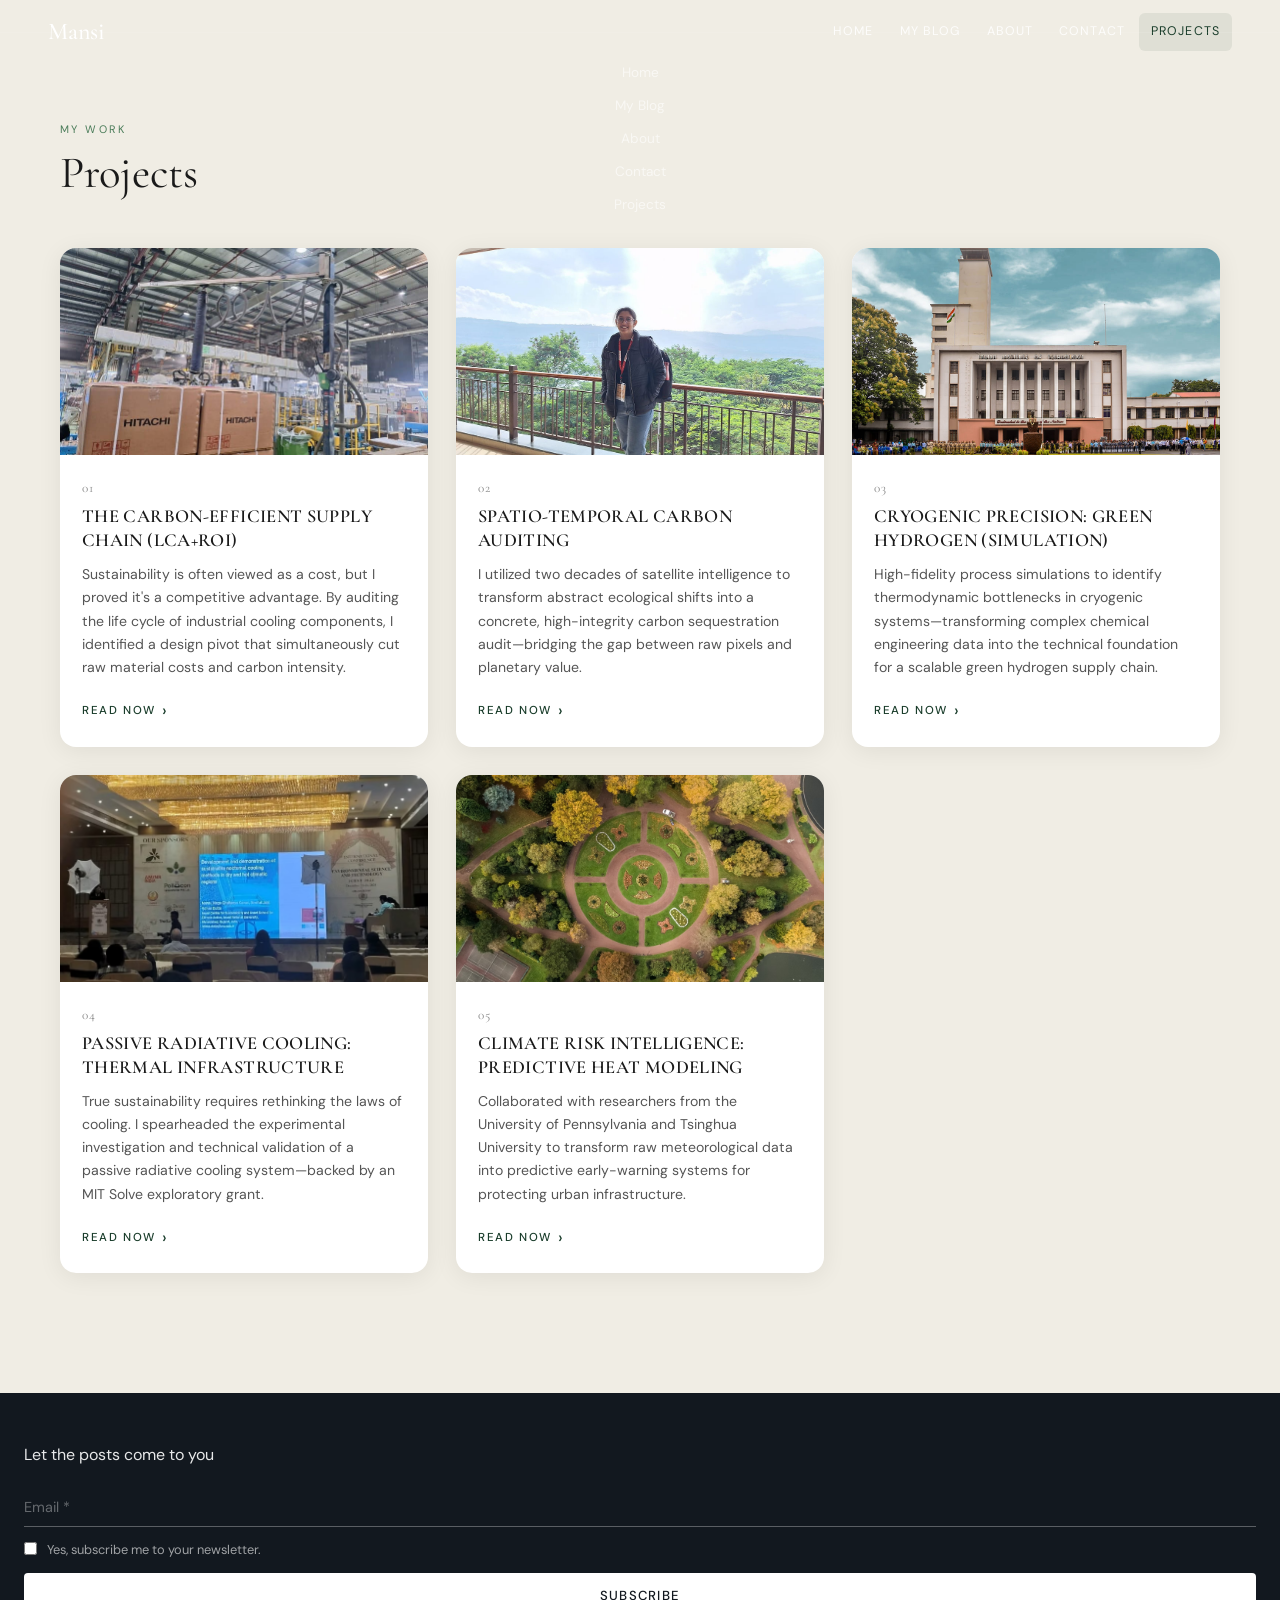
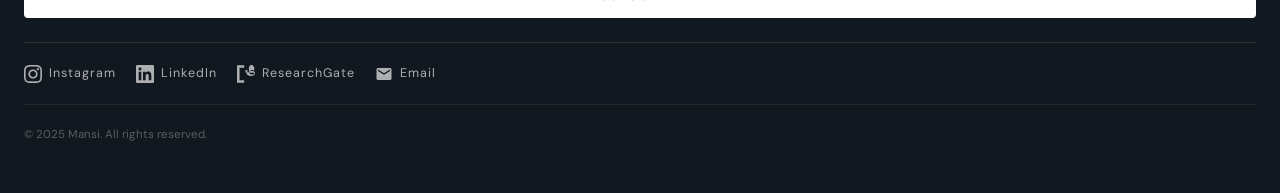
<file: projects.html>
<!DOCTYPE html>
<html lang="en">
<head>
  <meta charset="UTF-8" />
  <meta name="viewport" content="width=device-width, initial-scale=1.0" />
  <title>Projects — Mansi</title>
  <link rel="stylesheet" href="css/style.css" />
</head>
<body>

<div class="page-transition"></div>

<nav>
  <div class="nav-logo"><a href="index.html">Mansi</a></div>
  <ul class="nav-links">
    <li><a href="index.html">Home</a></li>
    <li><a href="blog.html">My Blog</a></li>
    <li><a href="about.html">About</a></li>
    <li><a href="index.html#contact">Contact</a></li>
    <li><a href="projects.html">Projects</a></li>
  </ul>
  <button class="hamburger" aria-label="Menu"><span></span><span></span><span></span></button>
</nav>
<div class="menu-dropdown">
  <a href="index.html">Home</a>
  <a href="blog.html">My Blog</a>
  <a href="about.html">About</a>
  <a href="index.html#contact">Contact</a>
  <a href="projects.html">Projects</a>
  <div class="menu-social-links"></div>
</div>

<!-- ═══════════════════════════════════════════════════════════════
     PROJECTS PAGE
     ✏️  Edit any card's title, excerpt directly.
     🖼️  To add your image: delete the .img-placeholder div and
         uncomment the <img> line. Image size: 800 × 500 px.
     ➕  To add a new project: copy one full card block, paste below,
         update the #anchor in onclick="goTo('project-detail.html#NEW-ID')"
         and add matching content in project-detail.html.
     🔗  The onclick anchor must match the id="" on the section in project-detail.html.
════════════════════════════════════════════════════════════════ -->
<main>
  <section class="content-section pt-nav">
    <div class="section-label reveal">My Work</div>
    <h1 class="section-title reveal reveal-delay-1">Projects</h1>

    <div class="card-grid" style="margin-top:48px;">

      <!-- ── PROJECT 01 ── -->
      <div class="card reveal reveal-delay-1" onclick="goTo('project-detail.html#supply-chain')">
        <div class="card-img-wrap">
          <!-- <div class="img-placeholder card-placeholder">
            <span class="ph-icon">🏭</span><span class="ph-label">Project 01 Image</span><span class="ph-size">800 × 500 px</span>
          </div> -->
          <img class="card-img" src="images\d9f0da_06bf89d3e441424a9abb2f8eb79ce995~mv2.jpeg" alt="Supply Chain">
        </div>
        <div class="card-body">
          <span class="card-number">01</span>
          <h3 class="card-title">The Carbon-Efficient Supply Chain (LCA+ROI)</h3><!-- ✏️ -->
          <p class="card-excerpt">Sustainability is often viewed as a cost, but I proved it's a competitive advantage. By auditing the life cycle of industrial cooling components, I identified a design pivot that simultaneously cut raw material costs and carbon intensity.</p><!-- ✏️ -->
          <span class="card-link">Read Now</span>
        </div>
      </div>

      <!-- ── PROJECT 02 ── -->
      <div class="card reveal reveal-delay-2" onclick="goTo('project-detail.html#carbon-auditing')">
        <div class="card-img-wrap">
          <!-- <div class="img-placeholder card-placeholder">
            <span class="ph-icon">🛰️</span><span class="ph-label">Project 02 Image</span><span class="ph-size">800 × 500 px</span>
          </div> -->
          <img class="card-img" src="images\d9f0da_65df9502c1aa48ac830b02f8013fce6b~mv2.jpeg" alt="Carbon Auditing">
        </div>
        <div class="card-body">
          <span class="card-number">02</span>
          <h3 class="card-title">Spatio-Temporal Carbon Auditing</h3><!-- ✏️ -->
          <p class="card-excerpt">I utilized two decades of satellite intelligence to transform abstract ecological shifts into a concrete, high-integrity carbon sequestration audit—bridging the gap between raw pixels and planetary value.</p><!-- ✏️ -->
          <span class="card-link">Read Now</span>
        </div>
      </div>

      <!-- ── PROJECT 03 ── -->
      <div class="card reveal reveal-delay-3" onclick="goTo('project-detail.html#green-hydrogen')">
        <div class="card-img-wrap">
          <!-- <div class="img-placeholder card-placeholder">
            <span class="ph-icon">⚗️</span><span class="ph-label">Project 03 Image</span><span class="ph-size">800 × 500 px</span>
          </div> -->
          <img class="card-img" src="images\nsplsh_799eea745c4e4d3b8c4ea58b479dd6af~mv2.jpg" alt="Green Hydrogen">
        </div>
        <div class="card-body">
          <span class="card-number">03</span>
          <h3 class="card-title">Cryogenic Precision: Green Hydrogen (Simulation)</h3><!-- ✏️ -->
          <p class="card-excerpt">High-fidelity process simulations to identify thermodynamic bottlenecks in cryogenic systems—transforming complex chemical engineering data into the technical foundation for a scalable green hydrogen supply chain.</p><!-- ✏️ -->
          <span class="card-link">Read Now</span>
        </div>
      </div>

      <!-- ── PROJECT 04 ── -->
      <div class="card reveal reveal-delay-1" onclick="goTo('project-detail.html#radiative-cooling')">
        <div class="card-img-wrap">
          <!-- <div class="img-placeholder card-placeholder">
            <span class="ph-icon">🌡️</span><span class="ph-label">Project 04 Image</span><span class="ph-size">800 × 500 px</span>
          </div> -->
          <img class="card-img" src="images\P4.png" alt="Radiative Cooling">
        </div>
        <div class="card-body">
          <span class="card-number">04</span>
          <h3 class="card-title">Passive Radiative Cooling: Thermal Infrastructure</h3><!-- ✏️ -->
          <p class="card-excerpt">True sustainability requires rethinking the laws of cooling. I spearheaded the experimental investigation and technical validation of a passive radiative cooling system—backed by an MIT Solve exploratory grant.</p><!-- ✏️ -->
          <span class="card-link">Read Now</span>
        </div>
      </div>

      <!-- ── PROJECT 05 ── -->
      <div class="card reveal reveal-delay-2" onclick="goTo('project-detail.html#heat-modeling')">
        <div class="card-img-wrap">
          <!-- <div class="img-placeholder card-placeholder">
            <span class="ph-icon">🌍</span><span class="ph-label">Project 05 Image</span><span class="ph-size">800 × 500 px</span>
          </div> -->
          <img class="card-img" src="images\p5.png" alt="Heat Modeling">
        </div>
        <div class="card-body">
          <span class="card-number">05</span>
          <h3 class="card-title">Climate Risk Intelligence: Predictive Heat Modeling</h3><!-- ✏️ -->
          <p class="card-excerpt">Collaborated with researchers from the University of Pennsylvania and Tsinghua University to transform raw meteorological data into predictive early-warning systems for protecting urban infrastructure.</p><!-- ✏️ -->
          <span class="card-link">Read Now</span>
        </div>
      </div>

      <!-- ── ADD NEW PROJECT HERE — copy from above ── -->

    </div>
  </section>
</main>

<footer>
  <p class="newsletter-title">Let the posts come to you</p>
  <form class="newsletter-form" onsubmit="event.preventDefault(); alert('Subscribed!')">
    <input class="newsletter-input" type="email" placeholder="Email *" required />
    <label class="newsletter-check"><input type="checkbox" required /> Yes, subscribe me to your newsletter.</label>
    <button type="submit" class="btn-subscribe">Subscribe</button>
  </form>
  <nav class="footer-nav">
    <a href="index.html">Home</a><a href="blog.html">My Blog</a><a href="about.html">About</a>
    <a href="index.html#contact">Contact</a><a href="projects.html">Projects</a>
  </nav>
  <div class="social-row" style="margin-top:24px;padding-top:20px;border-top:1px solid rgba(255,255,255,0.1);"></div>
  <div class="footer-bottom" style="margin-top:20px;">© 2025 Mansi. All rights reserved.</div>
</footer>

<script src="js/social.js"></script>
<script src="js/main.js"></script>
<script>
  function goTo(url) { window.location.href = url; }
  document.querySelectorAll('.reveal').forEach(el => {
    new IntersectionObserver(entries => entries.forEach(e => { if(e.isIntersecting) e.target.classList.add('visible'); }), {threshold:0.1}).observe(el);
  });
</script>
</body>
</html>
</file>
<file: css/style.css>
/* ============================================================
   MANSI PORTFOLIO — STYLESHEET
   ============================================================ */

@import url('https://fonts.googleapis.com/css2?family=Cormorant+Garamond:ital,wght@0,300;0,400;0,500;0,600;1,300;1,400;1,500&family=DM+Sans:wght@300;400;500&display=swap');

/* ── VARIABLES ── */
:root {
  --cream:       #f0ede4;
  --cream-dark:  #e8e4d9;
  --forest:      #1a3d2b;
  --charcoal:    #1a1a1a;
  --dark-navy:   #12181f;
  --text-main:   #1a1a1a;
  --text-muted:  #555;
  --text-light:  #888;
  --white:       #ffffff;
  --accent:      #4a7c59;
  --border:      rgba(26,26,26,0.12);
  --font-display: 'Cormorant Garamond', Georgia, serif;
  --font-body:    'DM Sans', sans-serif;
  --nav-h: 64px;
  --ease: 0.2s ease;
}

/* ── RESET ── */
*, *::before, *::after { box-sizing: border-box; margin: 0; padding: 0; }
html { scroll-behavior: smooth; }
body { font-family: var(--font-body); background: var(--cream); color: var(--text-main); line-height: 1.7; overflow-x: hidden; }
img { max-width: 100%; display: block; }
a { color: inherit; text-decoration: none; }
button { cursor: pointer; border: none; background: none; font-family: inherit; }

/* ══════════════════════════════════════════
   NAVIGATION
   ══════════════════════════════════════════ */
nav {
  position: fixed;
  top: 0; left: 0; right: 0;
  height: var(--nav-h);
  background: transparent;
  display: flex;
  align-items: center;
  justify-content: space-between;
  padding: 0 32px;
  z-index: 1000;
  transition: background 0.3s ease, box-shadow 0.3s ease;
}
nav.scrolled {
  background: var(--cream);
  border-bottom: 1px solid var(--border);
  box-shadow: 0 2px 12px rgba(0,0,0,0.07);
}
/* Nav logo white on hero, dark when scrolled */
nav .nav-logo a { color: white; }
nav.scrolled .nav-logo a { color: var(--text-main); }
nav .nav-links a { color: rgba(255,255,255,0.85); }
nav.scrolled .nav-links a { color: var(--text-muted); }
nav .hamburger span { background: white; }
nav.scrolled .hamburger span { background: var(--text-main); }

.nav-logo {
  font-family: var(--font-display);
  font-size: 1.5rem;
  font-weight: 500;
}
.nav-logo a:hover { opacity: 0.65; }

/* Desktop links — hidden on mobile */
.nav-links {
  list-style: none;
  display: none;
  align-items: center;
  gap: 2px;
}
.nav-links li { display: inline-block; }
.nav-links a {
  display: inline-block;
  font-size: 0.78rem;
  letter-spacing: 0.09em;
  text-transform: uppercase;
  padding: 8px 12px;
  border-radius: 6px;
  color: var(--text-muted);
  transition: color var(--ease), background var(--ease);
}
.nav-links a:hover, .nav-links a.active {
  color: var(--forest);
  background: rgba(26,61,43,0.08);
}

/* Hamburger — shown on mobile */
.hamburger {
  display: flex;
  flex-direction: column;
  justify-content: center;
  gap: 5px;
  width: 36px; height: 36px;
  padding: 6px;
  border-radius: 6px;
  cursor: pointer;
}
.hamburger span {
  display: block;
  height: 1.5px;
  background: var(--text-main);
  transition: all 0.35s ease;
  transform-origin: center;
}
.hamburger.open span:nth-child(1) { transform: translateY(6.5px) rotate(45deg); }
.hamburger.open span:nth-child(2) { opacity: 0; transform: scaleX(0); }
.hamburger.open span:nth-child(3) { transform: translateY(-6.5px) rotate(-45deg); }

/* Mobile dropdown — hidden until .open */
.menu-dropdown {
  display: none;
  flex-direction: column;
  position: fixed;
  top: var(--nav-h);
  left: 0; right: 0;
  background: var(--cream);
  z-index: 998;
  border-bottom: 2px solid var(--border);
  box-shadow: 0 8px 24px rgba(0,0,0,0.1);
  padding: 8px 0 16px;
}
.menu-dropdown.open { display: flex; }
.menu-dropdown a {
  font-size: 0.9rem;
  letter-spacing: 0.07em;
  text-transform: uppercase;
  padding: 14px 28px;
  color: var(--text-muted);
  transition: color var(--ease), background var(--ease);
}
.menu-dropdown a:hover, .menu-dropdown a.active {
  color: var(--forest);
  background: rgba(26,61,43,0.06);
}
.menu-social-links {
  display: flex;
  flex-wrap: wrap;
  gap: 8px;
  padding: 12px 24px 4px;
  margin-top: 8px;
  border-top: 1px solid var(--border);
}
.menu-social-links a {
  display: inline-flex !important;
  align-items: center;
  gap: 6px;
  font-size: 0.72rem !important;
  padding: 6px 14px !important;
  background: var(--cream-dark);
  border-radius: 100px;
  color: var(--text-muted) !important;
  text-transform: uppercase;
  letter-spacing: 0.07em;
  transition: background var(--ease), color var(--ease) !important;
}
.menu-social-links a:hover { background: var(--forest) !important; color: white !important; }
.menu-social-links svg { width: 14px; height: 14px; fill: currentColor; }

/* Switch to desktop nav at 768px */
@media (min-width: 768px) {
  .nav-links  { display: flex; }   /* show horizontal links */
  .hamburger  { display: none; }   /* hide hamburger */
  .menu-dropdown { display: none !important; } /* always hide mobile dropdown */
  nav { padding: 0 48px; }
}

/* ══════════════════════════════════════════
   PAGE TRANSITION
   ══════════════════════════════════════════ */
.page-transition {
  position: fixed; inset: 0;
  background: var(--forest);
  z-index: 9999;
  transform: scaleY(0);
  transform-origin: bottom;
  pointer-events: none;
}
.page-transition.out { animation: curtainOut 0.5s cubic-bezier(0.76,0,0.24,1) forwards; }
.page-transition.in  { transform: scaleY(1); transform-origin: top; animation: curtainIn 0.5s cubic-bezier(0.76,0,0.24,1) forwards; }
@keyframes curtainOut { from { transform: scaleY(0); } to { transform: scaleY(1); } }
@keyframes curtainIn  { from { transform: scaleY(1); } to { transform: scaleY(0); } }

/* ══════════════════════════════════════════
   HERO — Full bleed bg + text left + portrait right
   ══════════════════════════════════════════ */
.hero {
  position: relative;
  min-height: 100vh;
  display: flex;
  align-items: center;
  justify-content: space-between;
  padding: calc(var(--nav-h) + 40px) 6vw 60px;
  overflow: hidden;
  gap: 40px;
}

/* Background image */
.hero-bg {
  position: absolute;
  inset: 0;
  background-size: cover;
  background-position: center;
  background-repeat: no-repeat;
  z-index: 0;
}

/* Dark overlay so text is readable */
.hero-overlay {
  position: absolute;
  inset: 0;
  background: rgba(0, 0, 0, 0.45);
  z-index: 1;
}

/* Left text block */
.hero-text {
  position: relative;
  z-index: 2;
  flex: 1;
  max-width: 55%;
  color: white;
}
.hero-name {
  font-family: var(--font-display);
  font-size: clamp(3rem, 8vw, 6rem);
  font-weight: 600;
  line-height: 1;
  margin-bottom: 12px;
  color: white;
}
.hero-title {
  font-family: var(--font-display);
  font-size: clamp(1.6rem, 4vw, 2.8rem);
  font-style: italic;
  font-weight: 400;
  line-height: 1.2;
  margin-bottom: 24px;
  color: white;
}
.hero-tagline {
  font-family: var(--font-display);
  font-size: clamp(0.95rem, 1.8vw, 1.15rem);
  font-style: italic;
  font-weight: 300;
  line-height: 1.7;
  color: rgba(255,255,255,0.85);
  max-width: 500px;
}

/* Right portrait card */
.hero-portrait {
  position: relative;
  z-index: 2;
  flex-shrink: 0;
  width: clamp(260px, 30vw, 420px);
  background: white;
  border-radius: 4px;
  padding: 10px 10px 0 10px;
  box-shadow: 0 24px 64px rgba(0,0,0,0.4);
}
.hero-portrait img {
  width: 100%;
  height: clamp(320px, 45vh, 560px);
  object-fit: cover;
  object-position: top;
  display: block;
  border-radius: 2px;
}

/* Mobile: stack vertically */
@media (max-width: 767px) {
  .hero {
    flex-direction: column;
    justify-content: flex-end;
    padding: calc(var(--nav-h) + 24px) 24px 40px;
    gap: 24px;
  }
  .hero-text { max-width: 100%; }
  .hero-portrait {
    width: 160px;
    align-self: flex-end;
    margin-bottom: -20px;
  }
  .hero-portrait img { height: 200px; }
}

/* ══════════════════════════════════════════
   SECTIONS
   ══════════════════════════════════════════ */
.content-section { padding: 80px 24px; }
.pt-nav { padding-top: calc(var(--nav-h) + 48px); }
.section-label { font-size: 0.68rem; letter-spacing: 0.22em; text-transform: uppercase; color: var(--accent); margin-bottom: 10px; }
.section-title { font-family: var(--font-display); font-size: clamp(2rem, 5vw, 2.8rem); font-weight: 400; line-height: 1.15; }
.text-center { text-align: center; }

@media (min-width: 640px)  { .content-section { padding: 96px 40px; } }
@media (min-width: 1024px) { .content-section { padding: 120px 60px; } }

/* ══════════════════════════════════════════
   CARDS
   ══════════════════════════════════════════ */
.card-grid { display: grid; gap: 28px; }
@media (min-width: 600px)  { .card-grid { grid-template-columns: repeat(2, 1fr); } }
@media (min-width: 1024px) { .card-grid { grid-template-columns: repeat(3, 1fr); } }

.card {
  background: var(--white);
  border-radius: 16px;
  overflow: hidden;
  box-shadow: 0 4px 24px rgba(0,0,0,0.07);
  cursor: pointer;
  transition: transform 0.35s ease, box-shadow 0.35s ease;
}
.card:hover { transform: translateY(-6px); box-shadow: 0 16px 48px rgba(0,0,0,0.13); }
.card-img-wrap { overflow: hidden; }
.card-img { width: 100%; aspect-ratio: 16/9; object-fit: cover; transition: transform 0.5s ease; }
.card:hover .card-img { transform: scale(1.04); }
.card-body { padding: 22px; }
.card-number { font-family: var(--font-display); font-size: 0.82rem; color: var(--text-light); letter-spacing: 0.1em; display: block; margin-bottom: 6px; }
.card-title { font-family: var(--font-display); font-size: 1.15rem; font-weight: 600; line-height: 1.3; margin-bottom: 10px; text-transform: uppercase; letter-spacing: 0.02em; }
.card-excerpt { font-size: 0.88rem; color: var(--text-muted); line-height: 1.65; margin-bottom: 16px; }
.card-link { display: inline-flex; align-items: center; gap: 6px; font-size: 0.72rem; letter-spacing: 0.14em; text-transform: uppercase; color: var(--forest); font-weight: 500; transition: gap var(--ease); }
.card-link:hover { gap: 12px; }
.card-link::after { content: '›'; font-size: 1rem; }

.blog-meta { display: flex; align-items: center; gap: 8px; font-size: 0.78rem; color: var(--text-light); margin-bottom: 10px; }
.blog-avatar { width: 28px; height: 28px; border-radius: 50%; background: var(--accent); color: white; display: flex; align-items: center; justify-content: center; font-size: 0.72rem; font-weight: 600; }

/* ══════════════════════════════════════════
   IMAGE PLACEHOLDERS
   ══════════════════════════════════════════ */
.img-placeholder {
  width: 100%;
  background: linear-gradient(135deg, #d8d4c9, #c8c3b5);
  display: flex; flex-direction: column; align-items: center; justify-content: center;
  gap: 8px; color: #7a7060; font-size: 0.72rem; letter-spacing: 0.1em;
  text-transform: uppercase; text-align: center; padding: 20px;
  border: 2px dashed #b0a99a;
}
.ph-icon { font-size: 2rem; opacity: 0.5; }
.ph-label { font-weight: 500; opacity: 0.8; }
.ph-size { font-size: 0.62rem; opacity: 0.55; }
.hero-placeholder { min-height: 50vh; }
.card-placeholder { aspect-ratio: 16/9; }
.about-placeholder { height: 420px; border-radius: 16px; }
.detail-placeholder { height: 260px; border-radius: 16px; }

/* ══════════════════════════════════════════
   CONTACT
   ══════════════════════════════════════════ */
.contact-section { background: var(--forest); color: var(--white); padding: 80px 24px; text-align: center; }
.contact-icon { font-size: 2rem; margin-bottom: 24px; }
.contact-heading { font-family: var(--font-display); font-size: clamp(1.8rem, 5vw, 2.5rem); font-style: italic; font-weight: 400; margin-bottom: 40px; line-height: 1.3; }
.contact-form { max-width: 400px; margin: 0 auto; }
.form-group { text-align: left; margin-bottom: 24px; }
.form-group label { display: block; font-size: 0.78rem; letter-spacing: 0.12em; text-transform: uppercase; margin-bottom: 8px; color: rgba(255,255,255,0.7); }
.form-group input, .form-group textarea { width: 100%; background: transparent; border: none; border-bottom: 1px solid rgba(255,255,255,0.3); color: white; font-family: var(--font-body); font-size: 1rem; padding: 10px 0; outline: none; transition: border-color var(--ease); }
.form-group input:focus, .form-group textarea:focus { border-color: white; }
.form-group input::placeholder, .form-group textarea::placeholder { color: rgba(255,255,255,0.4); }
.form-group textarea { resize: vertical; min-height: 80px; }
.btn-submit { width: 100%; background: var(--white); color: var(--forest); padding: 16px; font-family: var(--font-body); font-size: 0.82rem; letter-spacing: 0.12em; text-transform: uppercase; font-weight: 500; border-radius: 4px; transition: opacity var(--ease), transform var(--ease); cursor: pointer; border: none; }
.btn-submit:hover { opacity: 0.9; transform: translateY(-2px); }

/* ══════════════════════════════════════════
   FOOTER
   ══════════════════════════════════════════ */
footer { background: var(--dark-navy); color: rgba(255,255,255,0.7); padding: 48px 24px; }
.newsletter-title { font-size: 1rem; margin-bottom: 20px; color: rgba(255,255,255,0.9); }
.newsletter-form { display: flex; flex-direction: column; gap: 12px; margin-bottom: 24px; }
.newsletter-input { background: transparent; border: none; border-bottom: 1px solid rgba(255,255,255,0.3); color: white; font-family: var(--font-body); font-size: 0.9rem; padding: 10px 0; outline: none; }
.newsletter-input::placeholder { color: rgba(255,255,255,0.35); }
.newsletter-check { display: flex; align-items: flex-start; gap: 10px; font-size: 0.8rem; color: rgba(255,255,255,0.6); }
.newsletter-check input { margin-top: 3px; accent-color: var(--accent); }
.btn-subscribe { background: var(--white); color: var(--dark-navy); padding: 14px; font-family: var(--font-body); font-size: 0.82rem; letter-spacing: 0.1em; text-transform: uppercase; font-weight: 500; border-radius: 4px; cursor: pointer; border: none; transition: opacity var(--ease); }
.btn-subscribe:hover { opacity: 0.88; }
.footer-nav { display: flex; flex-direction: column; gap: 10px; margin-top: 32px; border-top: 1px solid rgba(255,255,255,0.1); padding-top: 28px; }
.footer-nav a { font-size: 0.85rem; color: rgba(255,255,255,0.6); transition: color var(--ease); }
.footer-nav a:hover { color: white; }
.footer-bottom { margin-top: 24px; font-size: 0.72rem; color: rgba(255,255,255,0.3); padding-top: 20px; border-top: 1px solid rgba(255,255,255,0.07); }

/* ══════════════════════════════════════════
   SOCIAL ROW
   ══════════════════════════════════════════ */
.social-row { display: flex; align-items: center; gap: 20px; flex-wrap: wrap; }
.social-icon { display: flex; align-items: center; gap: 7px; font-size: 0.78rem; letter-spacing: 0.08em; color: rgba(255,255,255,0.65); transition: color var(--ease), transform var(--ease); }
.social-icon:hover { color: white; transform: translateY(-2px); }
.social-icon svg { width: 18px; height: 18px; fill: currentColor; }

/* ══════════════════════════════════════════
   ABOUT PAGE
   ══════════════════════════════════════════ */
.about-hero { padding-top: calc(var(--nav-h) + 48px); }
.about-photo-wrap { border-radius: 16px; overflow: hidden; margin-bottom: 40px; box-shadow: 0 12px 40px rgba(0,0,0,0.12); }
.about-photo-wrap img { width: 100%; height: 420px; object-fit: cover; object-position: top; }
.about-text p { font-family: var(--font-display); font-size: 1.05rem; font-style: italic; font-weight: 300; color: var(--text-muted); line-height: 1.8; margin-bottom: 24px; text-align: center; }
.about-text p:first-child { font-size: 1.15rem; color: var(--text-main); }
@media (min-width: 768px) { .about-photo-wrap img { height: 520px; } }

/* ══════════════════════════════════════════
   PROJECT / BLOG DETAIL
   ══════════════════════════════════════════ */
.detail-hero { padding-top: calc(var(--nav-h) + 48px); }
.detail-tag { display: inline-block; font-size: 0.68rem; letter-spacing: 0.18em; text-transform: uppercase; background: rgba(74,124,89,0.12); color: var(--accent); padding: 6px 14px; border-radius: 100px; margin-bottom: 16px; }
.detail-title { font-family: var(--font-display); font-size: clamp(1.8rem, 5vw, 2.8rem); font-weight: 600; line-height: 1.15; text-transform: uppercase; letter-spacing: 0.02em; margin-bottom: 28px; }
.detail-cover { border-radius: 16px; overflow: hidden; margin-bottom: 40px; box-shadow: 0 12px 40px rgba(0,0,0,0.12); }
.detail-cover img { width: 100%; height: 260px; object-fit: cover; }
.tech-stack { background: var(--white); border-radius: 12px; padding: 24px; margin-bottom: 32px; }
.tech-stack h3 { font-family: var(--font-display); font-size: 1.1rem; margin-bottom: 16px; font-weight: 500; }
.tag-row { display: flex; flex-wrap: wrap; gap: 8px; margin-bottom: 12px; }
.tag-label { font-size: 0.62rem; letter-spacing: 0.15em; text-transform: uppercase; color: var(--text-light); width: 100%; margin-bottom: 4px; }
.tag { font-size: 0.78rem; background: var(--cream); padding: 5px 12px; border-radius: 100px; color: var(--text-main); }
.detail-section { margin-bottom: 36px; }
.detail-section h2 { font-family: var(--font-display); font-size: 1.4rem; font-weight: 500; margin-bottom: 12px; }
.detail-section p { color: var(--text-muted); line-height: 1.75; }
.back-btn { display: inline-flex; align-items: center; gap: 8px; font-size: 0.78rem; letter-spacing: 0.12em; text-transform: uppercase; color: var(--forest); font-weight: 500; margin-bottom: 32px; transition: gap var(--ease); }
.back-btn::before { content: '‹'; font-size: 1.1rem; }
.back-btn:hover { gap: 14px; }
.divider { width: 60px; height: 1px; background: var(--border); margin: 32px auto; }

/* ══════════════════════════════════════════
   BLOG POST
   ══════════════════════════════════════════ */
.post-content { max-width: 680px; margin: 0 auto; }
.post-content p { color: var(--text-muted); line-height: 1.8; margin-bottom: 24px; font-size: 1.05rem; }
.post-content h2 { font-family: var(--font-display); font-size: 1.4rem; margin: 36px 0 12px; }
.post-content blockquote { border-left: 3px solid var(--accent); padding-left: 20px; margin: 28px 0; font-family: var(--font-display); font-style: italic; font-size: 1.1rem; }

/* ══════════════════════════════════════════
   SCROLL REVEAL
   ══════════════════════════════════════════ */
.reveal { opacity: 0; transform: translateY(28px); transition: opacity 0.7s ease, transform 0.7s ease; }
.reveal.visible { opacity: 1; transform: translateY(0); }
.reveal-delay-1 { transition-delay: 0.1s; }
.reveal-delay-2 { transition-delay: 0.2s; }
.reveal-delay-3 { transition-delay: 0.3s; }

/* ══════════════════════════════════════════
   UTILITIES
   ══════════════════════════════════════════ */
.view-more-wrap { text-align: center; margin-top: 48px; }
.btn-outline { display: inline-flex; align-items: center; gap: 8px; border: 1px solid var(--text-main); padding: 14px 32px; font-size: 0.78rem; letter-spacing: 0.14em; text-transform: uppercase; border-radius: 100px; transition: background var(--ease), color var(--ease); }
.btn-outline:hover { background: var(--text-main); color: var(--white); }
</file>
